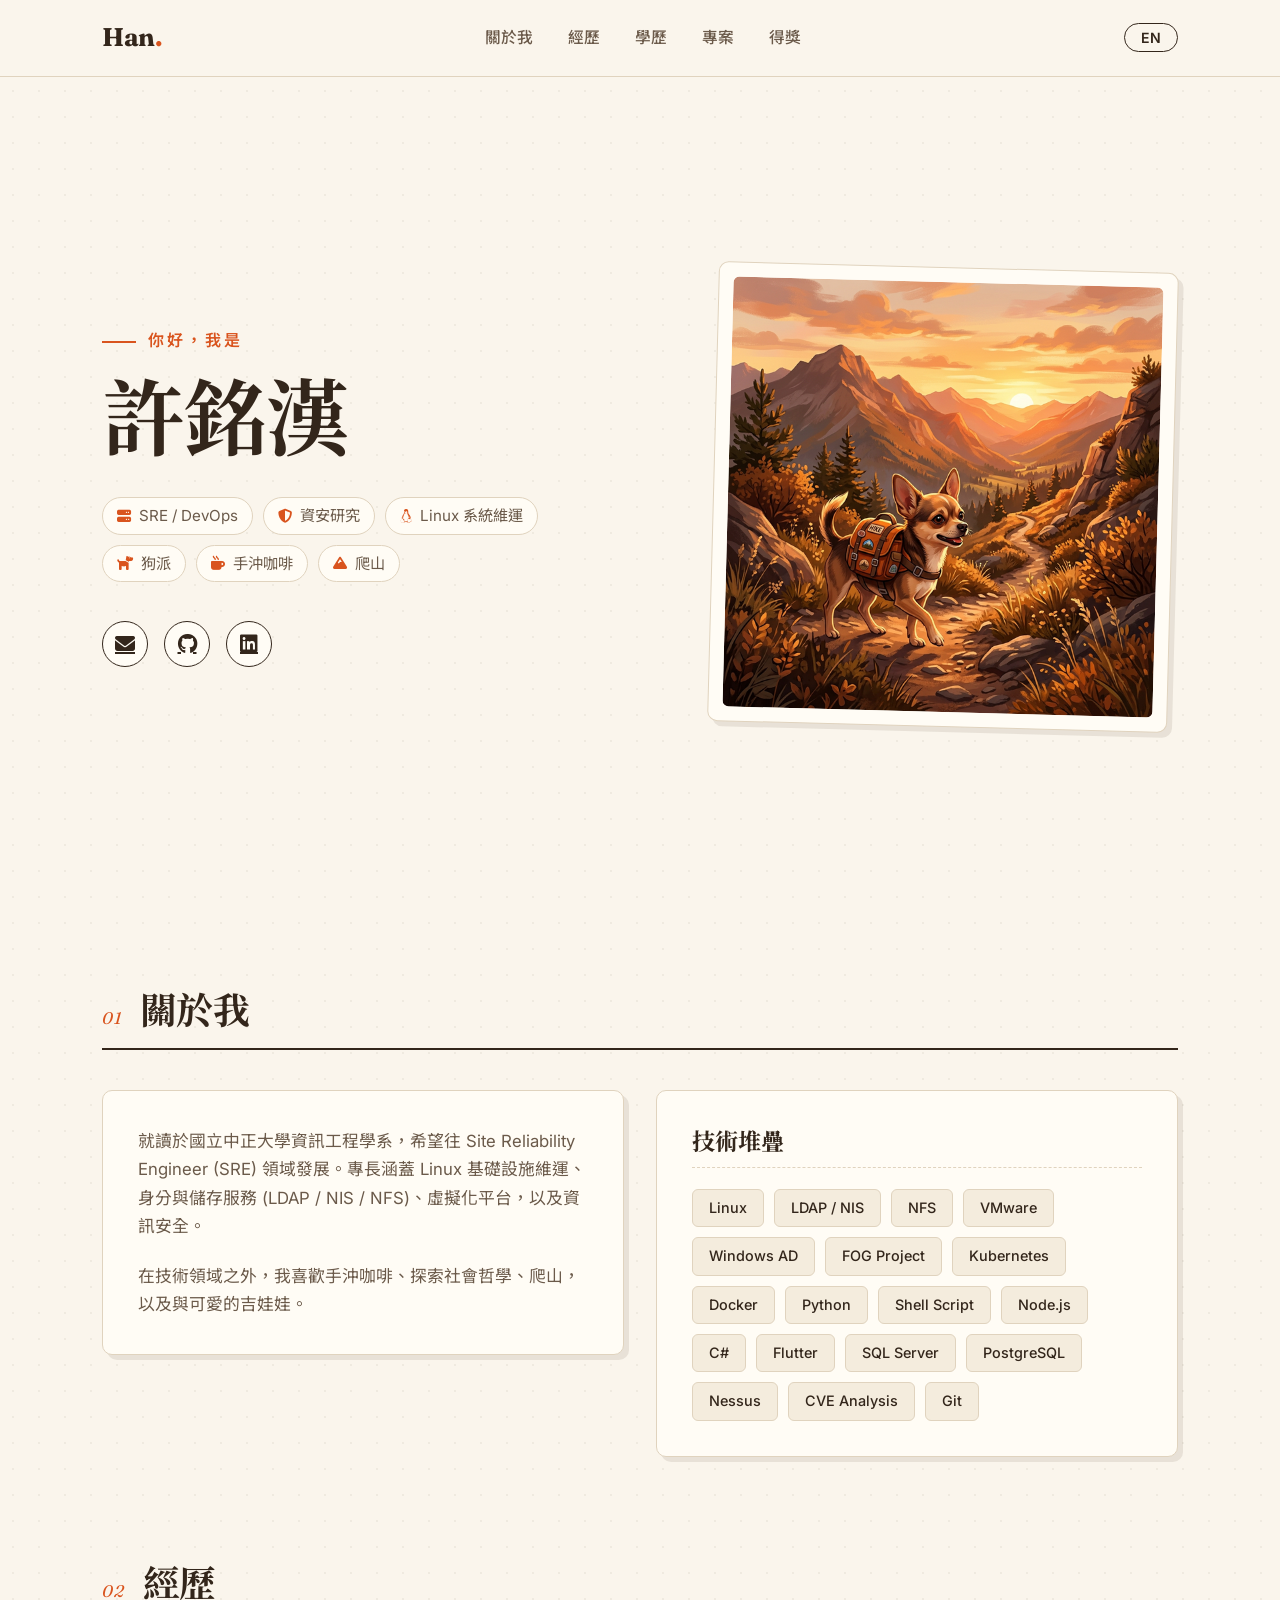
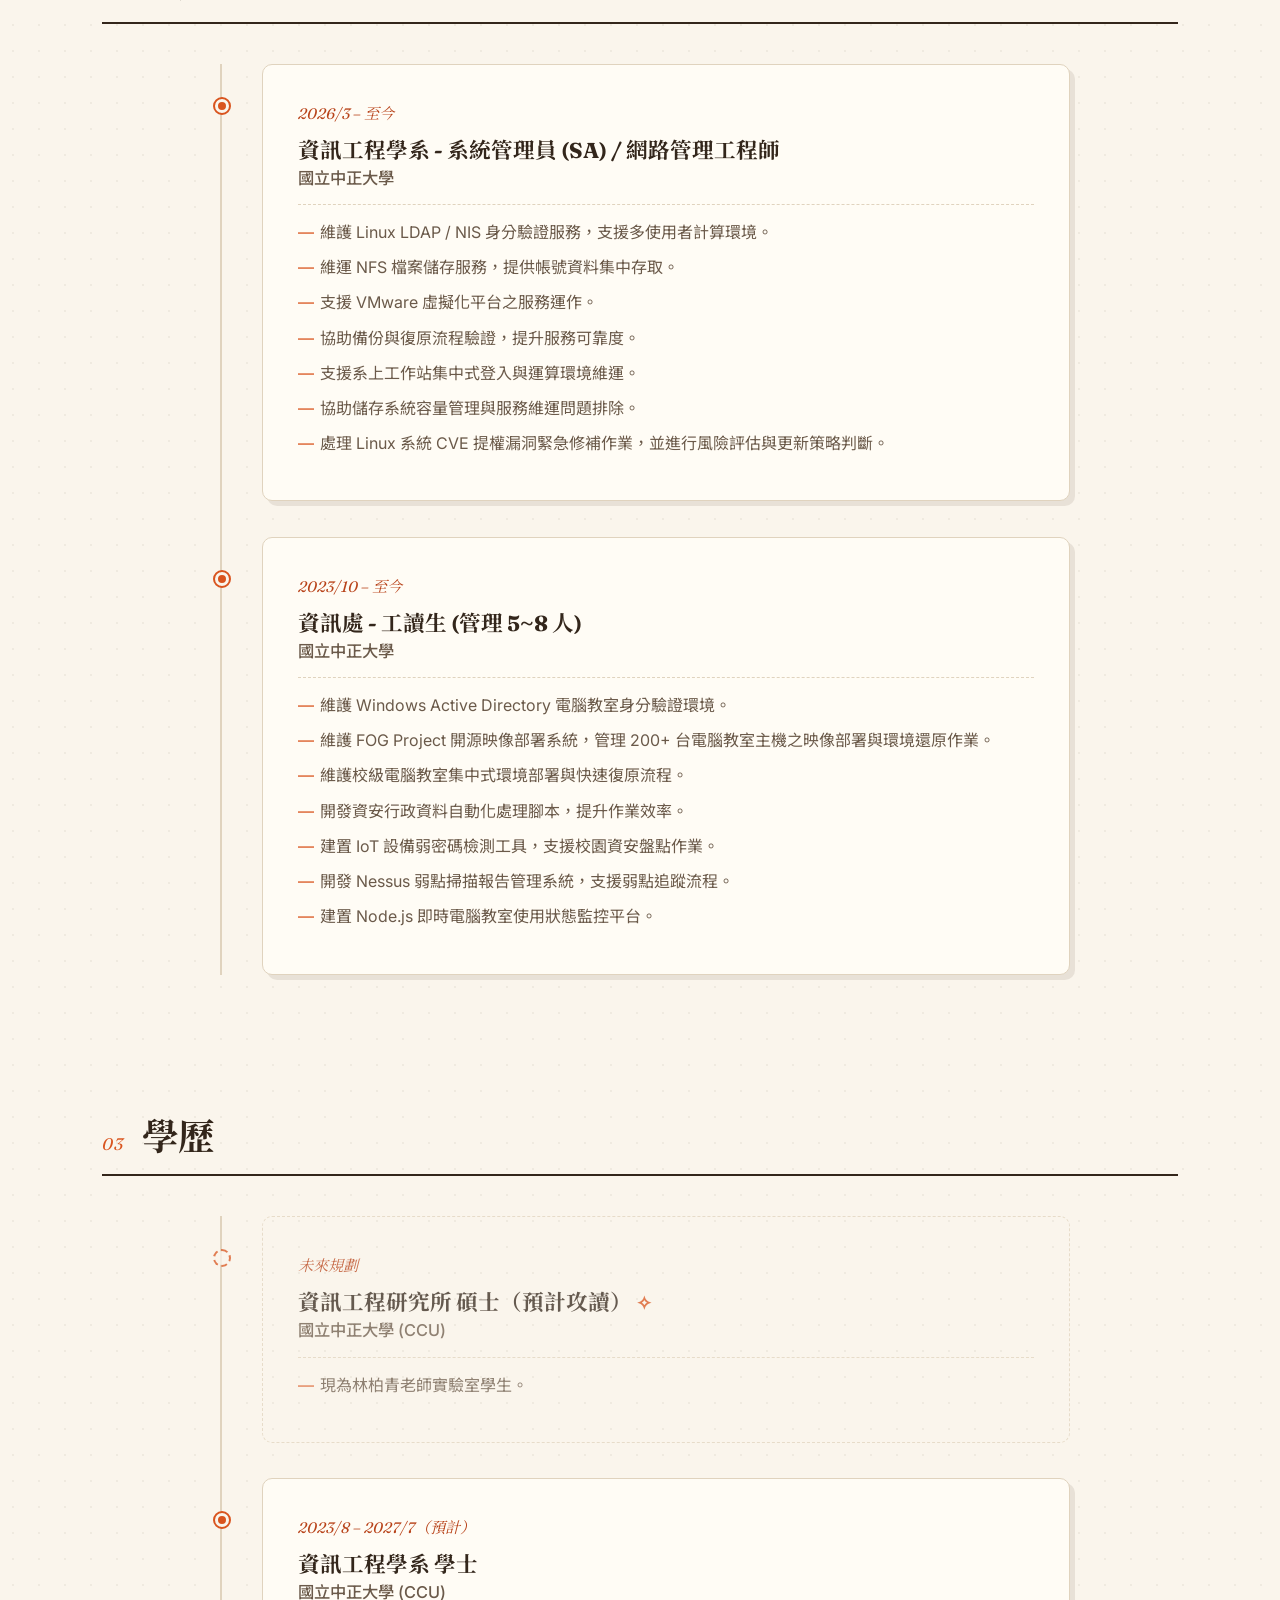
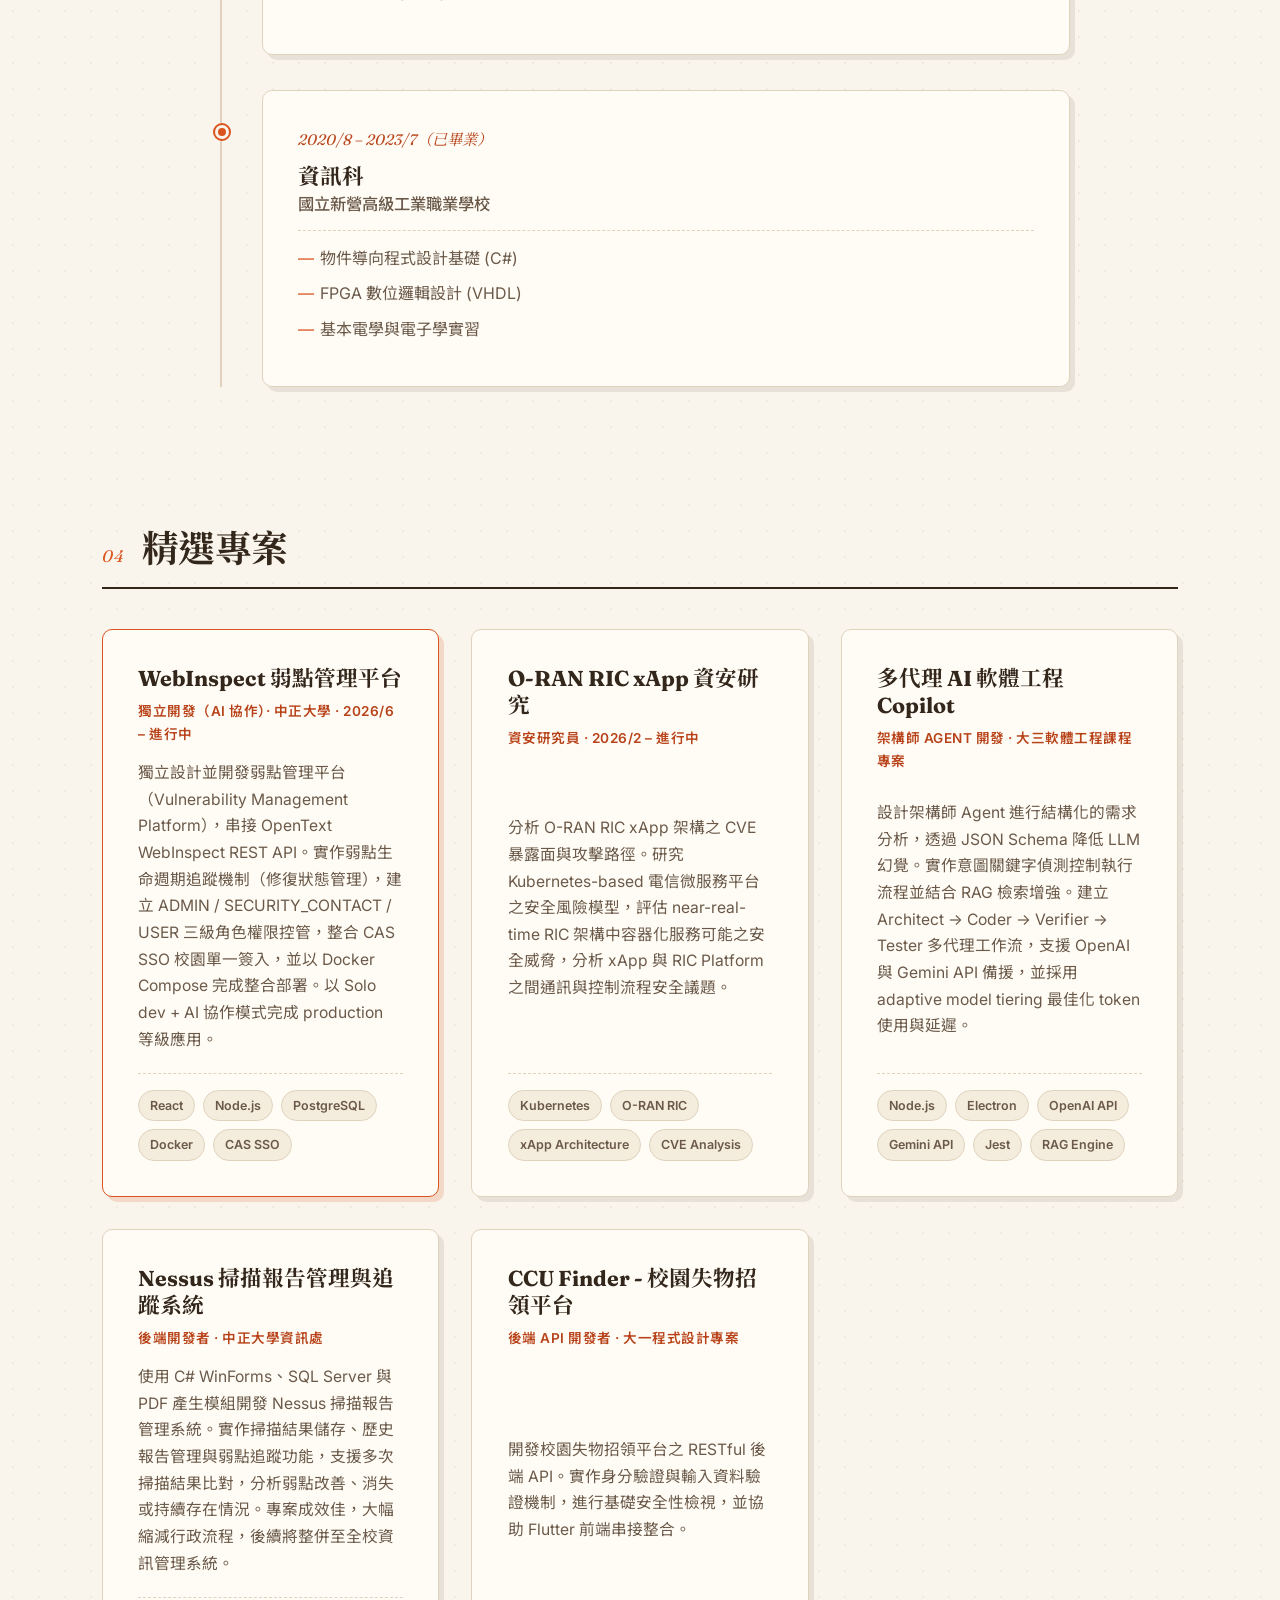
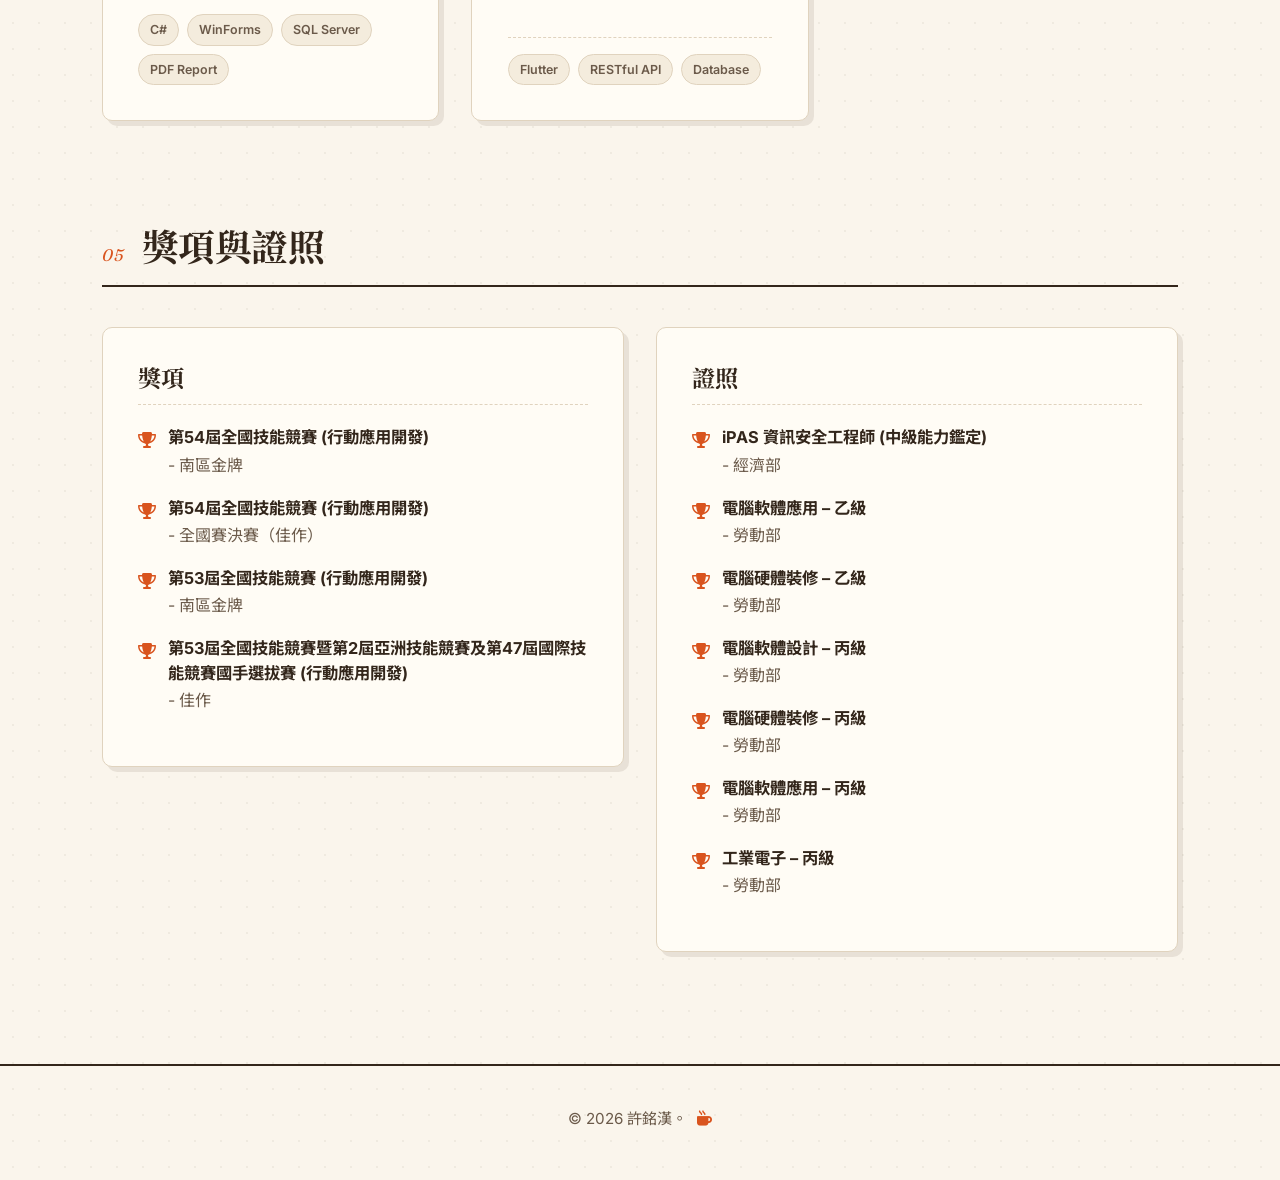
<file: index.html>
<!DOCTYPE html>
<html lang="zh-Hant">

<head>
    <meta charset="UTF-8">
    <meta name="viewport" content="width=device-width, initial-scale=1.0">
    <title>Han — 許銘漢</title>
    <meta name="description" content="Personal portfolio of Xu Minghan (Han) - Software Engineer & Security Researcher">
    <link rel="preconnect" href="https://fonts.googleapis.com">
    <link rel="preconnect" href="https://fonts.gstatic.com" crossorigin>
    <link
        href="https://fonts.googleapis.com/css2?family=Fraunces:ital,opsz,wght@0,9..144,400;0,9..144,600;0,9..144,700;1,9..144,400&family=Inter:wght@400;500;600&family=Noto+Sans+TC:wght@400;500;700&family=Noto+Serif+TC:wght@500;700&display=swap"
        rel="stylesheet">
    <link rel="stylesheet" href="css/style.css">
    <link rel="stylesheet" href="https://cdnjs.cloudflare.com/ajax/libs/font-awesome/6.4.0/css/all.min.css">
</head>

<body>
    <nav class="site-nav">
        <div class="nav-content">
            <a href="#" class="logo">Han<span class="logo-dot">.</span></a>
            <ul class="nav-links">
                <li><a href="#about" data-i18n="nav_about">關於我</a></li>
                <li><a href="#experience" data-i18n="nav_experience">經歷</a></li>
                <li><a href="#education" data-i18n="nav_education">學歷</a></li>
                <li><a href="#projects" data-i18n="nav_projects">專案</a></li>
                <li><a href="#awards" data-i18n="nav_awards">得獎</a></li>
            </ul>
            <div class="nav-actions">
                <button id="lang-toggle" class="lang-btn">
                    <span id="lang-label">EN</span>
                </button>
            </div>
        </div>
    </nav>

    <main>
        <section id="hero" class="hero-section">
            <div class="hero-content">
                <p class="hero-eyebrow" data-i18n="hero_hello">你好，我是</p>
                <h1 class="hero-name" data-i18n="hero_name">許銘漢</h1>
                <div class="subtitle">
                    <span class="subtitle-item"><i class="fas fa-server"></i> <span
                            data-i18n="hero_sub_1">SRE / DevOps</span></span>
                    <span class="subtitle-item"><i class="fas fa-shield-alt"></i> <span
                            data-i18n="hero_sub_2">資安研究</span></span>
                    <span class="subtitle-item"><i class="fab fa-linux"></i> <span
                            data-i18n="hero_sub_3">Linux 系統維運</span></span>
                    <span class="subtitle-item"><i class="fas fa-dog"></i> <span data-i18n="hero_sub_4">狗派</span></span>
                    <span class="subtitle-item"><i class="fas fa-mug-hot"></i> <span
                            data-i18n="hero_sub_5">手沖咖啡</span></span>
                    <span class="subtitle-item"><i class="fas fa-mountain"></i> <span
                            data-i18n="hero_sub_6">爬山</span></span>
                </div>
                <div class="social-links">
                    <a href="mailto:xuhan0325@gmail.com" title="Email"><i class="fas fa-envelope"></i></a>
                    <a href="https://github.com/RHan94" target="_blank" title="GitHub"><i class="fab fa-github"></i></a>
                    <a href="https://www.linkedin.com/in/xmh2005/" target="_blank" title="LinkedIn"><i
                            class="fab fa-linkedin"></i></a>
                </div>
            </div>
            <div class="hero-image-container">
                <figure class="hero-figure">
                    <img src="assets/img/hero.png" alt="Chihuahua hiking illustration" class="hero-image">
                </figure>
            </div>
        </section>

        <section id="about" class="section reveal">
            <div class="section-head">
                <span class="section-num">01</span>
                <h2 class="section-title" data-i18n="about_title">關於我</h2>
            </div>
            <div class="content-grid">
                <div class="about-text card">
                    <p data-i18n="about_p1"></p>
                    <p data-i18n="about_p2"></p>
                </div>
                <div class="skills-container card">
                    <h3 data-i18n="about_skills">技術堆疊</h3>
                    <div class="skill-tags">
                        <span class="tag">Linux</span>
                        <span class="tag">LDAP / NIS</span>
                        <span class="tag">NFS</span>
                        <span class="tag">VMware</span>
                        <span class="tag">Windows AD</span>
                        <span class="tag">FOG Project</span>
                        <span class="tag">Kubernetes</span>
                        <span class="tag">Docker</span>
                        <span class="tag">Python</span>
                        <span class="tag">Shell Script</span>
                        <span class="tag">Node.js</span>
                        <span class="tag">C#</span>
                        <span class="tag">Flutter</span>
                        <span class="tag">SQL Server</span>
                        <span class="tag">PostgreSQL</span>
                        <span class="tag">Nessus</span>
                        <span class="tag">CVE Analysis</span>
                        <span class="tag">Git</span>
                    </div>
                </div>
            </div>
        </section>

        <section id="experience" class="section reveal">
            <div class="section-head">
                <span class="section-num">02</span>
                <h2 class="section-title" data-i18n="exp_title">經歷</h2>
            </div>
            <div class="timeline">
                <div class="timeline-item card">
                    <div class="timeline-dot"></div>
                    <span class="date" data-i18n="exp_date1">2026/3 – 至今</span>
                    <h3 data-i18n="exp_role1">資訊工程學系 - 系統管理員 (SA) / 網路管理工程師</h3>
                    <h4 data-i18n="exp_org1">國立中正大學</h4>
                    <ul>
                        <li data-i18n="exp_desc1_1">維護 Linux LDAP / NIS 身分驗證服務，支援多使用者計算環境。</li>
                        <li data-i18n="exp_desc1_2">維運 NFS 檔案儲存服務，提供帳號資料集中存取。</li>
                        <li data-i18n="exp_desc1_3">支援 VMware 虛擬化平台之服務運作。</li>
                        <li data-i18n="exp_desc1_4">協助備份與復原流程驗證，提升服務可靠度。</li>
                        <li data-i18n="exp_desc1_5">支援系上工作站集中式登入與運算環境維運。</li>
                        <li data-i18n="exp_desc1_6">協助儲存系統容量管理與服務維運問題排除。</li>
                        <li data-i18n="exp_desc1_7">處理 Linux 系統 CVE 提權漏洞緊急修補作業，並進行風險評估與更新策略判斷。</li>
                    </ul>
                </div>
                <div class="timeline-item card">
                    <div class="timeline-dot"></div>
                    <span class="date" data-i18n="exp_date2">2023/10 – 至今</span>
                    <h3 data-i18n="exp_role2">資訊處 - 工讀生 (管理 5~8 人)</h3>
                    <h4 data-i18n="exp_org2">國立中正大學</h4>
                    <ul>
                        <li data-i18n="exp_desc2_1">維護 Windows Active Directory 電腦教室身分驗證環境。</li>
                        <li data-i18n="exp_desc2_2">維護 FOG Project 開源映像部署系統，管理 200+ 台電腦教室主機之映像部署與環境還原作業。</li>
                        <li data-i18n="exp_desc2_3">維護校級電腦教室集中式環境部署與快速復原流程。</li>
                        <li data-i18n="exp_desc2_4">開發資安行政資料自動化處理腳本，提升作業效率。</li>
                        <li data-i18n="exp_desc2_5">建置 IoT 設備弱密碼檢測工具，支援校園資安盤點作業。</li>
                        <li data-i18n="exp_desc2_6">開發 Nessus 弱點掃描報告管理系統，支援弱點追蹤流程。</li>
                        <li data-i18n="exp_desc2_7">建置 Node.js 即時電腦教室使用狀態監控平台。</li>
                    </ul>
                </div>
            </div>
        </section>

        <section id="education" class="section reveal">
            <div class="section-head">
                <span class="section-num">03</span>
                <h2 class="section-title" data-i18n="edu_title">學歷</h2>
            </div>
            <div class="timeline">
                <div class="timeline-item card ghost">
                    <div class="timeline-dot"></div>
                    <span class="date" data-i18n="edu_date0">未來規劃</span>
                    <h3 data-i18n="edu_degree0">資訊工程研究所 碩士（預計攻讀）</h3>
                    <h4 data-i18n="edu_org0">國立中正大學 (CCU)</h4>
                    <ul>
                        <li data-i18n="edu_desc0_1">現為林柏青老師實驗室學生。</li>
                    </ul>
                </div>
                <div class="timeline-item card">
                    <div class="timeline-dot"></div>
                    <span class="date" data-i18n="edu_date1">預計 2027 年 7 月</span>
                    <h3 data-i18n="edu_degree1">資訊工程學系 學士</h3>
                    <h4 data-i18n="edu_org1">國立中正大學 (CCU)</h4>
                </div>
                <div class="timeline-item card">
                    <div class="timeline-dot"></div>
                    <span class="date" data-i18n="edu_date2">已畢業</span>
                    <h3 data-i18n="edu_degree2">資訊科</h3>
                    <h4 data-i18n="edu_org2">國立新營高級工業職業學校</h4>
                    <ul>
                        <li data-i18n="edu_desc2_1">物件導向程式設計基礎 (C#)</li>
                        <li data-i18n="edu_desc2_2">FPGA 數位邏輯設計 (VHDL)</li>
                        <li data-i18n="edu_desc2_3">基本電學與電子學實習</li>
                    </ul>
                </div>
            </div>
        </section>

        <section id="projects" class="section reveal">
            <div class="section-head">
                <span class="section-num">04</span>
                <h2 class="section-title" data-i18n="proj_title">精選專案</h2>
            </div>
            <div class="projects-grid">
                <div class="project-card card featured">
                    <h3 data-i18n="proj_name0">WebInspect 弱點管理平台</h3>
                    <p class="role" data-i18n="proj_role0">獨立開發（AI 協作）· 中正大學 · 2026/6 – 進行中</p>
                    <p data-i18n="proj_desc0">獨立設計並開發弱點管理平台（Vulnerability Management Platform），串接 OpenText WebInspect
                        REST API。實作弱點生命週期追蹤機制（修復狀態管理），建立 ADMIN / SECURITY_CONTACT / USER 三級角色權限控管，整合 CAS SSO
                        校園單一簽入，並以 Docker Compose 完成整合部署。以 Solo dev + AI 協作模式完成 production 等級應用。</p>
                    <div class="tech-stack">
                        <span>React</span> <span>Node.js</span> <span>PostgreSQL</span> <span>Docker</span>
                        <span>CAS SSO</span>
                    </div>
                </div>
                <div class="project-card card">
                    <h3 data-i18n="proj_name1">O-RAN RIC xApp 資安研究</h3>
                    <p class="role" data-i18n="proj_role1">資安研究員 · 2026/2 – 進行中</p>
                    <p data-i18n="proj_desc1">分析 O-RAN RIC xApp 架構之 CVE 暴露面與攻擊路徑。研究 Kubernetes-based
                        電信微服務平台之安全風險模型，評估 near-real-time RIC 架構中容器化服務可能之安全威脅，分析 xApp 與 RIC Platform 之間通訊與控制流程安全議題。</p>
                    <div class="tech-stack">
                        <span>Kubernetes</span> <span>O-RAN RIC</span> <span>xApp Architecture</span> <span>CVE
                            Analysis</span>
                    </div>
                </div>
                <div class="project-card card">
                    <h3 data-i18n="proj_name2">多代理 AI 軟體工程 Copilot</h3>
                    <p class="role" data-i18n="proj_role2">架構師 Agent 開發 · 大三軟體工程課程專案</p>
                    <p data-i18n="proj_desc2">設計架構師 Agent 進行結構化的需求分析，透過 JSON Schema 降低 LLM 幻覺。實作意圖關鍵字偵測控制執行流程並結合 RAG
                        檢索增強。建立 Architect → Coder → Verifier → Tester 多代理工作流，支援 OpenAI 與 Gemini API
                        備援，並採用 adaptive model tiering 最佳化 token 使用與延遲。</p>
                    <div class="tech-stack">
                        <span>Node.js</span> <span>Electron</span> <span>OpenAI API</span> <span>Gemini API</span>
                        <span>Jest</span> <span>RAG Engine</span>
                    </div>
                </div>
                <div class="project-card card">
                    <h3 data-i18n="proj_name3">Nessus 掃描報告管理與追蹤系統</h3>
                    <p class="role" data-i18n="proj_role3">後端開發者 · 中正大學資訊處</p>
                    <p data-i18n="proj_desc3">使用 C# WinForms、SQL Server 與 PDF 產生模組開發 Nessus 掃描報告管理系統。實作掃描結果儲存、歷史報告管理與弱點追蹤功能，支援多次掃描結果比對，分析弱點改善、消失或持續存在情況。專案成效佳，大幅縮減行政流程，後續將整併至全校資訊管理系統。</p>
                    <div class="tech-stack">
                        <span>C#</span> <span>WinForms</span> <span>SQL Server</span> <span>PDF Report</span>
                    </div>
                </div>
                <div class="project-card card">
                    <h3 data-i18n="proj_name4">CCU Finder - 校園失物招領平台</h3>
                    <p class="role" data-i18n="proj_role4">後端 API 開發者 · 大一程式設計專案</p>
                    <p data-i18n="proj_desc4">開發校園失物招領平台之 RESTful 後端 API。實作身分驗證與輸入資料驗證機制，進行基礎安全性檢視，並協助 Flutter 前端串接整合。
                    </p>
                    <div class="tech-stack">
                        <span>Flutter</span> <span>RESTful API</span> <span>Database</span>
                    </div>
                </div>
            </div>
        </section>

        <section id="awards" class="section reveal">
            <div class="section-head">
                <span class="section-num">05</span>
                <h2 class="section-title" data-i18n="award_title">獎項與證照</h2>
            </div>
            <div class="content-grid">
                <div class="card">
                    <h3 class="card-heading" data-i18n="award_subtitle1">獎項</h3>
                    <ul class="awards-list">
                        <li data-i18n="award_item1_1"><strong>第54屆全國技能競賽 (行動應用開發)</strong> - 南區金牌</li>
                        <li data-i18n="award_item1_2"><strong>第54屆全國技能競賽 (行動應用開發)</strong> - 全國賽決賽（佳作）</li>
                        <li data-i18n="award_item1_3"><strong>第53屆全國技能競賽 (行動應用開發)</strong> - 南區金牌</li>
                        <li data-i18n="award_item1_4"><strong>第53屆全國技能競賽暨第2屆亞洲技能競賽及第47屆國際技能競賽國手選拔賽 (行動應用開發)</strong> - 佳作</li>
                    </ul>
                </div>
                <div class="card">
                    <h3 class="card-heading" data-i18n="award_subtitle2">證照</h3>
                    <ul class="awards-list">
                        <li data-i18n="award_item2_1"><strong>iPAS 資訊安全工程師 (中級能力鑑定)</strong> - 經濟部</li>
                        <li data-i18n="award_item2_2"><strong>電腦軟體應用 – 乙級</strong> - 勞動部</li>
                        <li data-i18n="award_item2_3"><strong>電腦硬體裝修 – 乙級</strong> - 勞動部</li>
                        <li data-i18n="award_item2_4"><strong>電腦軟體設計 – 丙級</strong> - 勞動部</li>
                        <li data-i18n="award_item2_5"><strong>電腦硬體裝修 – 丙級</strong> - 勞動部</li>
                        <li data-i18n="award_item2_6"><strong>電腦軟體應用 – 丙級</strong> - 勞動部</li>
                        <li data-i18n="award_item2_7"><strong>工業電子 – 丙級</strong> - 勞動部</li>
                    </ul>
                </div>
            </div>
        </section>
    </main>

    <footer class="site-footer">
        <p><span data-i18n="footer_text">&copy; 2026 許銘漢。以熱情與精品咖啡打造</span> <i class="fas fa-mug-hot"></i></p>
    </footer>

    <!-- Running Chihuahua -->
    <div class="chihuahua-runner" aria-hidden="true"></div>

    <script src="js/i18n.js"></script>
    <script src="js/app.js"></script>
</body>

</html>
</file>
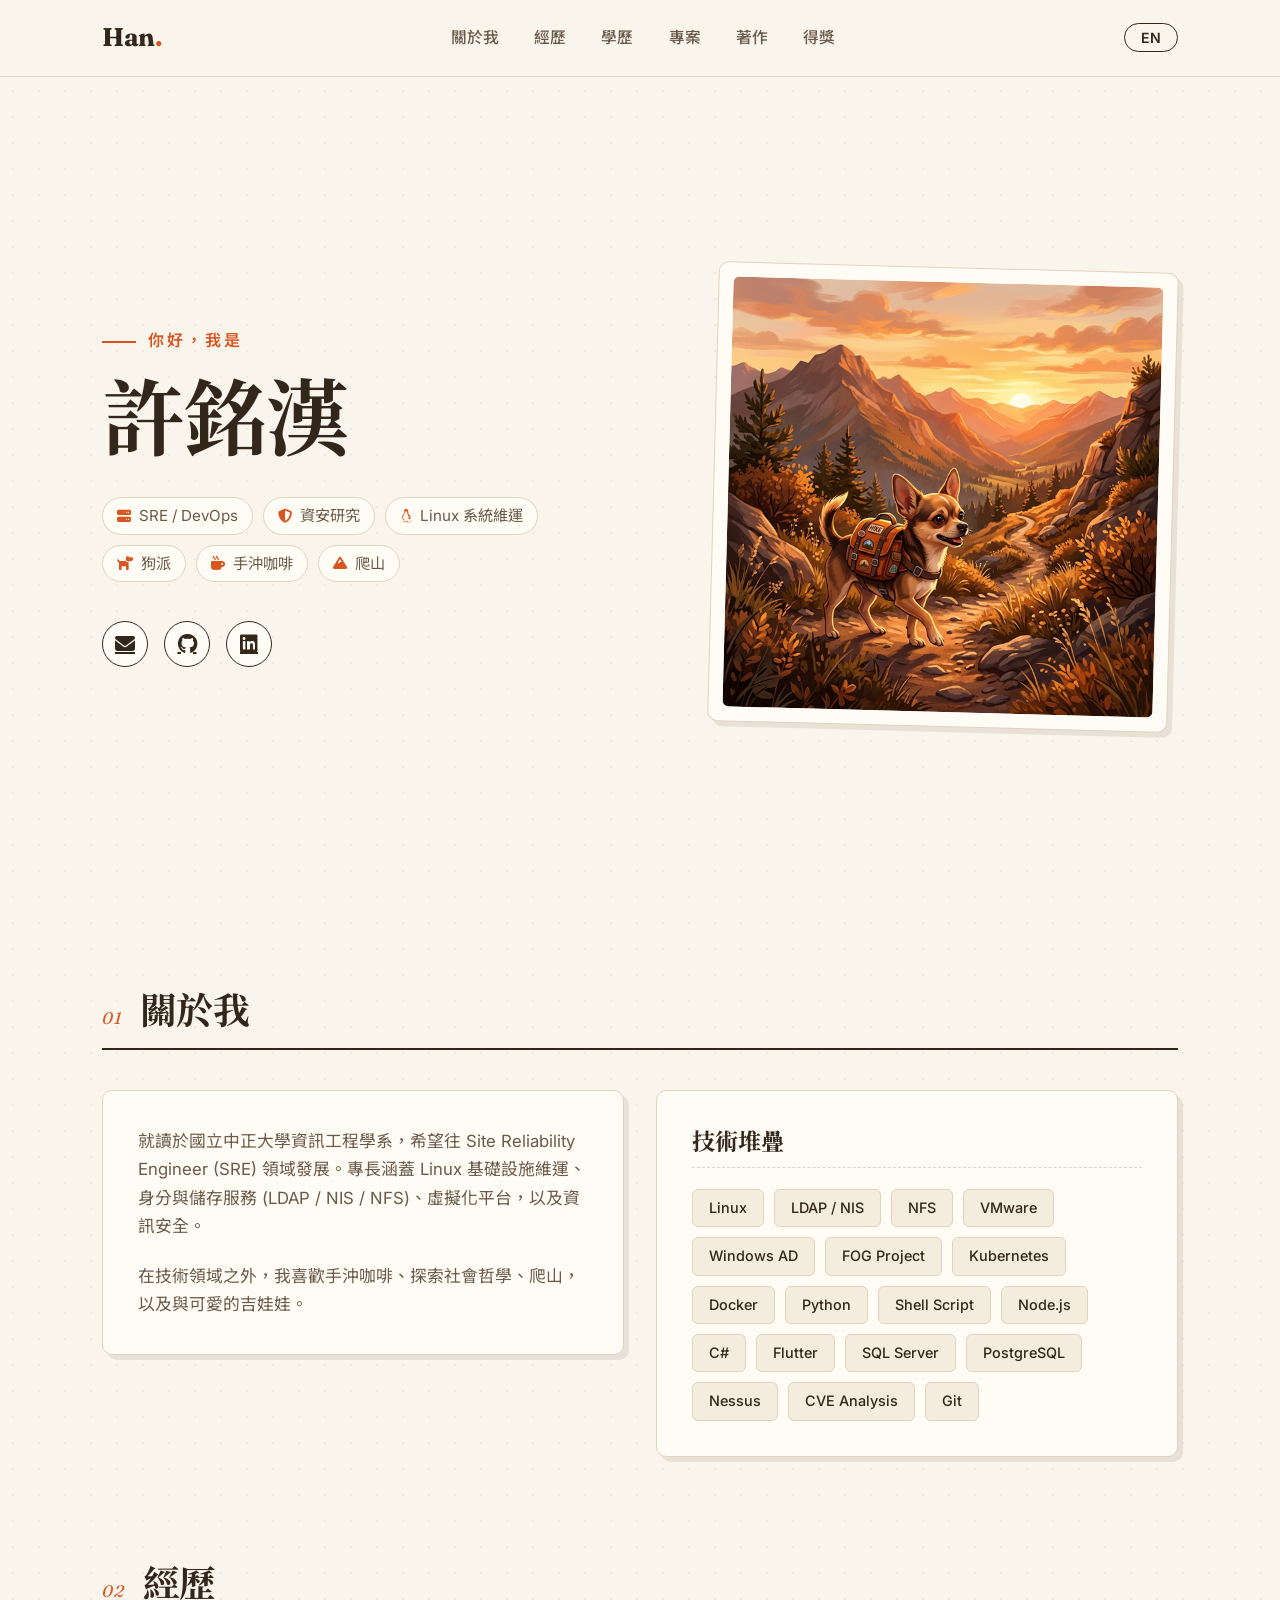
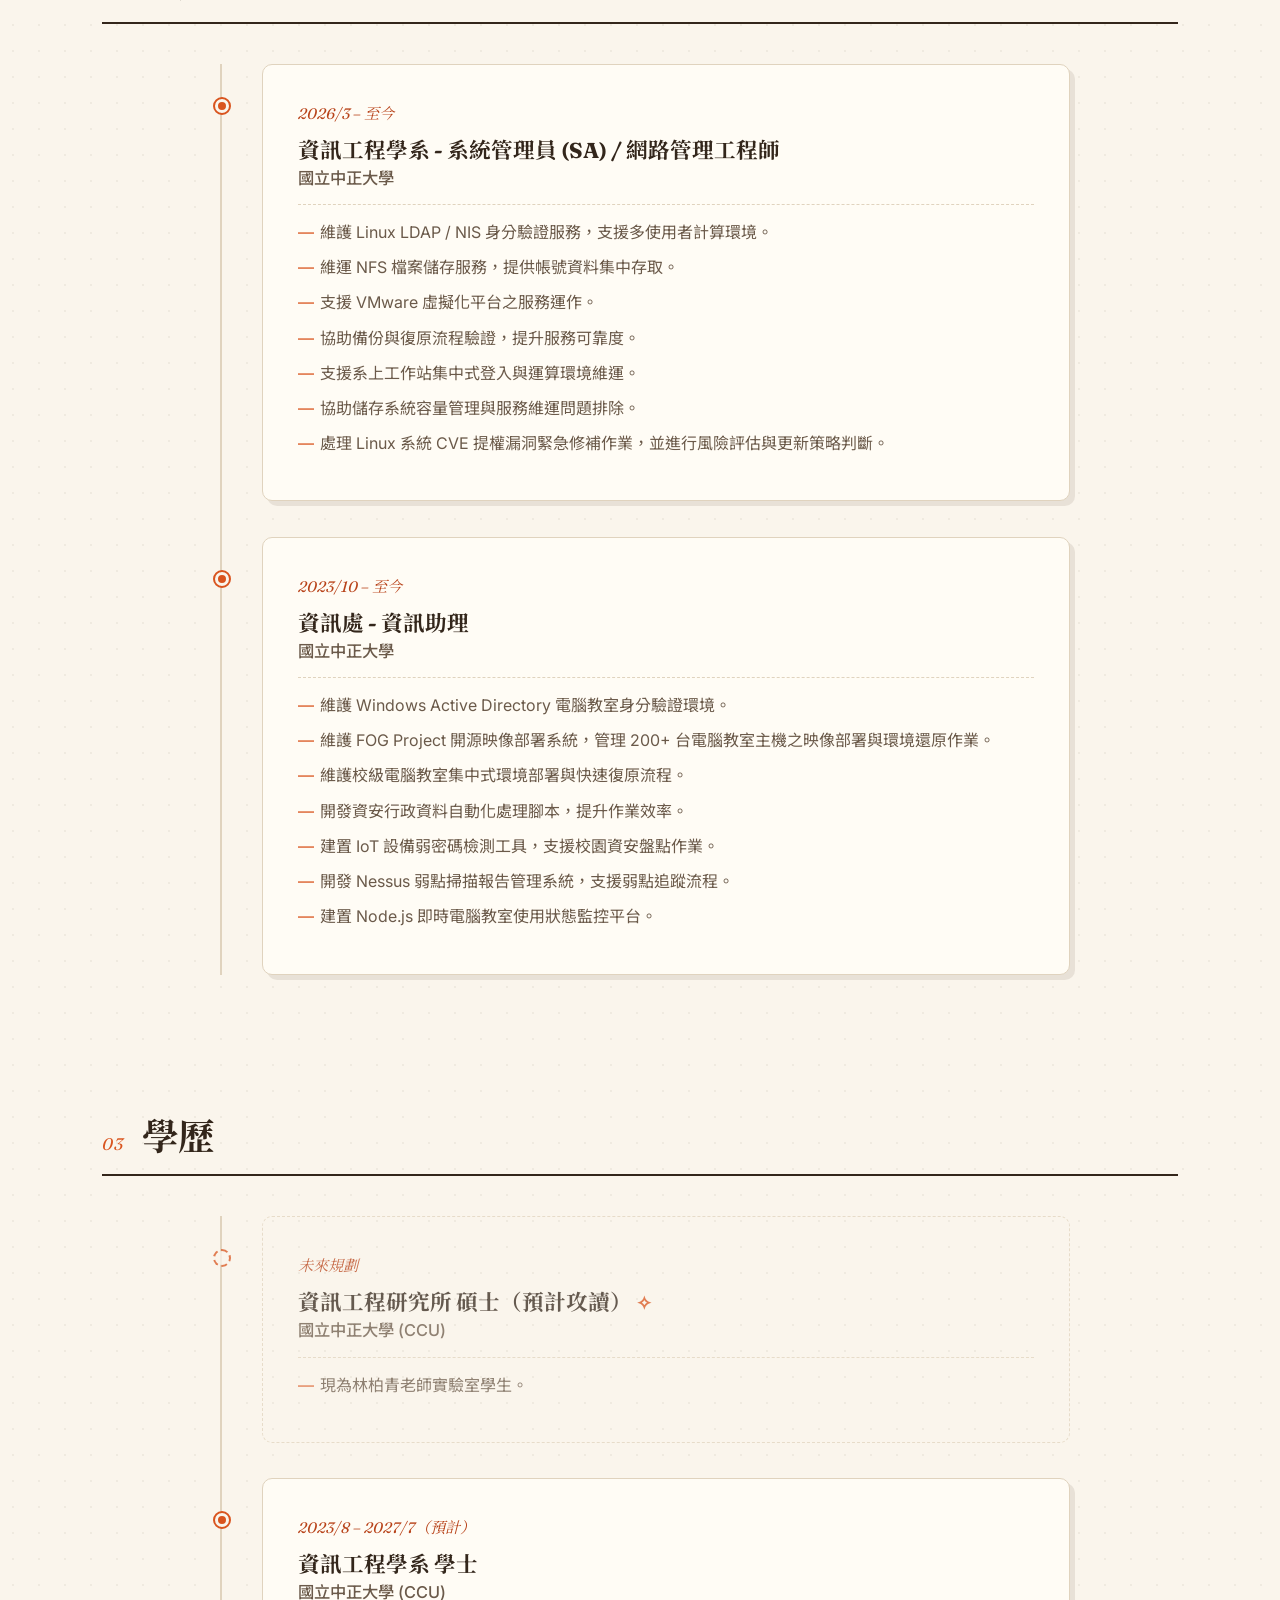
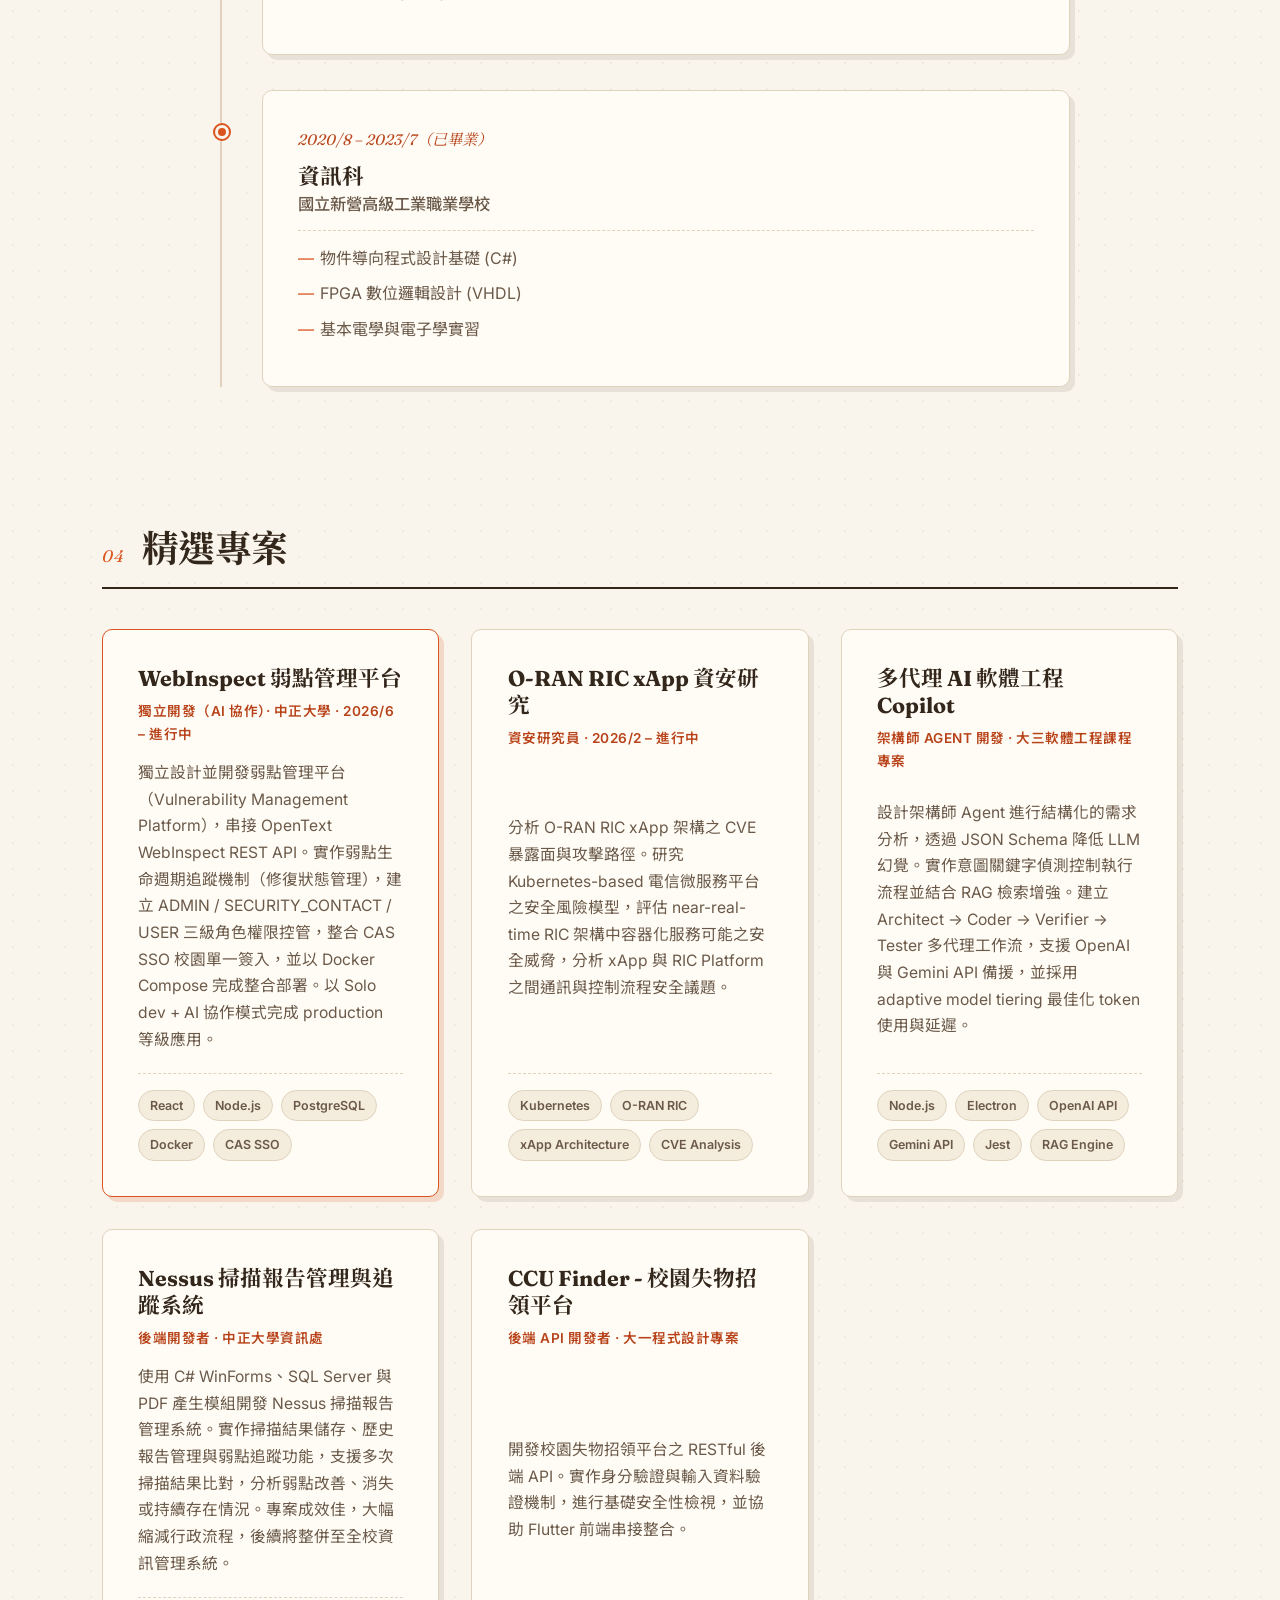
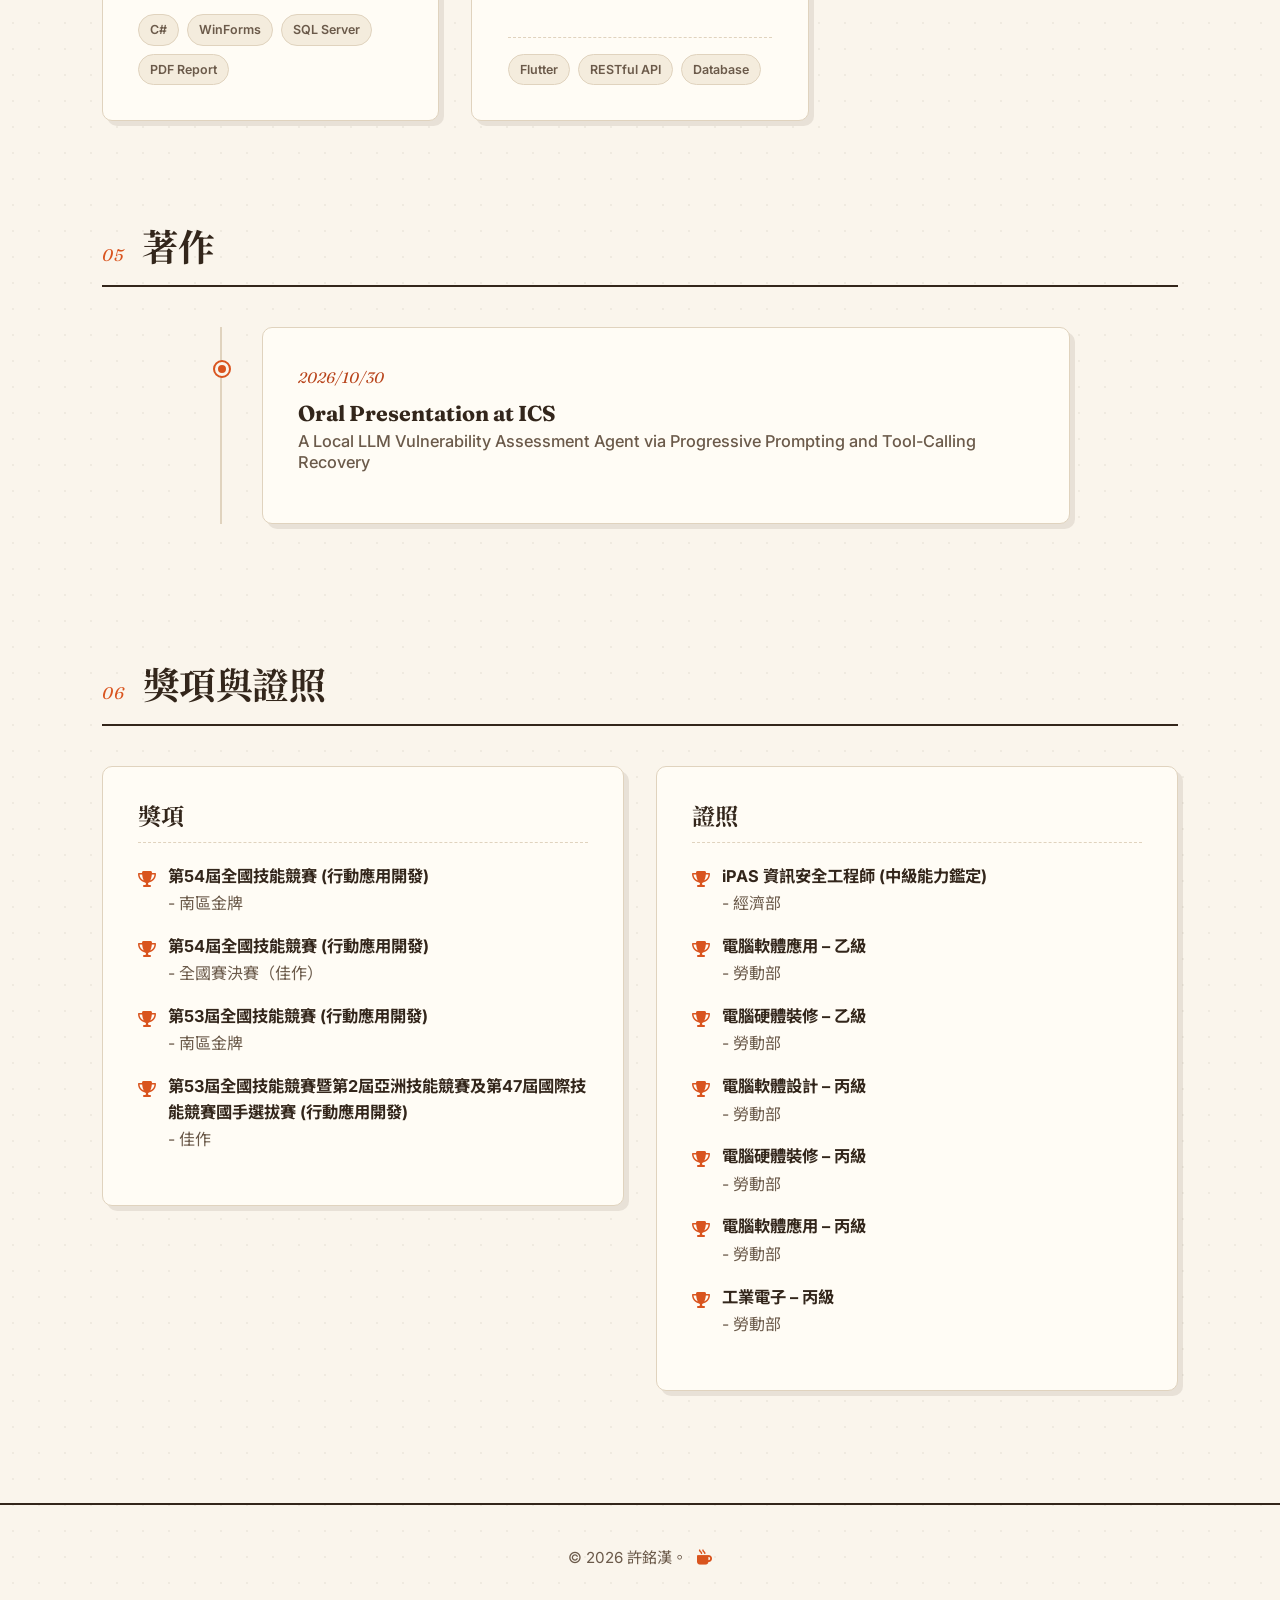
<file: public/index.html>
<!DOCTYPE html>
<html lang="zh-Hant">

<head>
    <meta charset="UTF-8">
    <meta name="viewport" content="width=device-width, initial-scale=1.0">
    <title>Han — 許銘漢</title>
    <meta name="description" content="Personal portfolio of Xu Minghan (Han) - Software Engineer & Security Researcher">
    <link rel="preconnect" href="https://fonts.googleapis.com">
    <link rel="preconnect" href="https://fonts.gstatic.com" crossorigin>
    <link
        href="https://fonts.googleapis.com/css2?family=Fraunces:ital,opsz,wght@0,9..144,400;0,9..144,600;0,9..144,700;1,9..144,400&family=Inter:wght@400;500;600&family=Noto+Sans+TC:wght@400;500;700&family=Noto+Serif+TC:wght@500;700&display=swap"
        rel="stylesheet">
    <link rel="stylesheet" href="css/style.css">
    <link rel="stylesheet" href="https://cdnjs.cloudflare.com/ajax/libs/font-awesome/6.4.0/css/all.min.css">
</head>

<body>
    <nav class="site-nav">
        <div class="nav-content">
            <a href="#" class="logo">Han<span class="logo-dot">.</span></a>
            <ul class="nav-links">
                <li><a href="#about" data-i18n="nav_about">關於我</a></li>
                <li><a href="#experience" data-i18n="nav_experience">經歷</a></li>
                <li><a href="#education" data-i18n="nav_education">學歷</a></li>
                <li><a href="#projects" data-i18n="nav_projects">專案</a></li>
                <li><a href="#publications" data-i18n="nav_publications">著作</a></li>
                <li><a href="#awards" data-i18n="nav_awards">得獎</a></li>
            </ul>
            <div class="nav-actions">
                <button id="lang-toggle" class="lang-btn">
                    <span id="lang-label">EN</span>
                </button>
            </div>
        </div>
    </nav>

    <main>
        <section id="hero" class="hero-section">
            <div class="hero-content">
                <p class="hero-eyebrow" data-i18n="hero_hello">你好，我是</p>
                <h1 class="hero-name" data-i18n="hero_name">許銘漢</h1>
                <div class="subtitle">
                    <span class="subtitle-item"><i class="fas fa-server"></i> <span
                            data-i18n="hero_sub_1">SRE / DevOps</span></span>
                    <span class="subtitle-item"><i class="fas fa-shield-alt"></i> <span
                            data-i18n="hero_sub_2">資安研究</span></span>
                    <span class="subtitle-item"><i class="fab fa-linux"></i> <span
                            data-i18n="hero_sub_3">Linux 系統維運</span></span>
                    <span class="subtitle-item"><i class="fas fa-dog"></i> <span data-i18n="hero_sub_4">狗派</span></span>
                    <span class="subtitle-item"><i class="fas fa-mug-hot"></i> <span
                            data-i18n="hero_sub_5">手沖咖啡</span></span>
                    <span class="subtitle-item"><i class="fas fa-mountain"></i> <span
                            data-i18n="hero_sub_6">爬山</span></span>
                </div>
                <div class="social-links">
                    <a href="mailto:xuhan0325@gmail.com" title="Email"><i class="fas fa-envelope"></i></a>
                    <a href="https://github.com/RHan94" target="_blank" title="GitHub"><i class="fab fa-github"></i></a>
                    <a href="https://www.linkedin.com/in/xmh2005/" target="_blank" title="LinkedIn"><i
                            class="fab fa-linkedin"></i></a>
                </div>
            </div>
            <div class="hero-image-container">
                <figure class="hero-figure">
                    <img src="assets/img/hero.png" alt="Chihuahua hiking illustration" class="hero-image">
                </figure>
            </div>
        </section>

        <section id="about" class="section reveal">
            <div class="section-head">
                <span class="section-num">01</span>
                <h2 class="section-title" data-i18n="about_title">關於我</h2>
            </div>
            <div class="content-grid">
                <div class="about-text card">
                    <p data-i18n="about_p1"></p>
                    <p data-i18n="about_p2"></p>
                </div>
                <div class="skills-container card">
                    <h3 data-i18n="about_skills">技術堆疊</h3>
                    <div class="skill-tags">
                        <span class="tag">Linux</span>
                        <span class="tag">LDAP / NIS</span>
                        <span class="tag">NFS</span>
                        <span class="tag">VMware</span>
                        <span class="tag">Windows AD</span>
                        <span class="tag">FOG Project</span>
                        <span class="tag">Kubernetes</span>
                        <span class="tag">Docker</span>
                        <span class="tag">Python</span>
                        <span class="tag">Shell Script</span>
                        <span class="tag">Node.js</span>
                        <span class="tag">C#</span>
                        <span class="tag">Flutter</span>
                        <span class="tag">SQL Server</span>
                        <span class="tag">PostgreSQL</span>
                        <span class="tag">Nessus</span>
                        <span class="tag">CVE Analysis</span>
                        <span class="tag">Git</span>
                    </div>
                </div>
            </div>
        </section>

        <section id="experience" class="section reveal">
            <div class="section-head">
                <span class="section-num">02</span>
                <h2 class="section-title" data-i18n="exp_title">經歷</h2>
            </div>
            <div class="timeline">
                <div class="timeline-item card">
                    <div class="timeline-dot"></div>
                    <span class="date" data-i18n="exp_date1">2026/3 – 至今</span>
                    <h3 data-i18n="exp_role1">資訊工程學系 - 系統管理員 (SA) / 網路管理工程師</h3>
                    <h4 data-i18n="exp_org1">國立中正大學</h4>
                    <ul>
                        <li data-i18n="exp_desc1_1">維護 Linux LDAP / NIS 身分驗證服務，支援多使用者計算環境。</li>
                        <li data-i18n="exp_desc1_2">維運 NFS 檔案儲存服務，提供帳號資料集中存取。</li>
                        <li data-i18n="exp_desc1_3">支援 VMware 虛擬化平台之服務運作。</li>
                        <li data-i18n="exp_desc1_4">協助備份與復原流程驗證，提升服務可靠度。</li>
                        <li data-i18n="exp_desc1_5">支援系上工作站集中式登入與運算環境維運。</li>
                        <li data-i18n="exp_desc1_6">協助儲存系統容量管理與服務維運問題排除。</li>
                        <li data-i18n="exp_desc1_7">處理 Linux 系統 CVE 提權漏洞緊急修補作業，並進行風險評估與更新策略判斷。</li>
                    </ul>
                </div>
                <div class="timeline-item card">
                    <div class="timeline-dot"></div>
                    <span class="date" data-i18n="exp_date2">2023/10 – 至今</span>
                    <h3 data-i18n="exp_role2">資訊處 - 資訊助理</h3>
                    <h4 data-i18n="exp_org2">國立中正大學</h4>
                    <ul>
                        <li data-i18n="exp_desc2_1">維護 Windows Active Directory 電腦教室身分驗證環境。</li>
                        <li data-i18n="exp_desc2_2">維護 FOG Project 開源映像部署系統，管理 200+ 台電腦教室主機之映像部署與環境還原作業。</li>
                        <li data-i18n="exp_desc2_3">維護校級電腦教室集中式環境部署與快速復原流程。</li>
                        <li data-i18n="exp_desc2_4">開發資安行政資料自動化處理腳本，提升作業效率。</li>
                        <li data-i18n="exp_desc2_5">建置 IoT 設備弱密碼檢測工具，支援校園資安盤點作業。</li>
                        <li data-i18n="exp_desc2_6">開發 Nessus 弱點掃描報告管理系統，支援弱點追蹤流程。</li>
                        <li data-i18n="exp_desc2_7">建置 Node.js 即時電腦教室使用狀態監控平台。</li>
                    </ul>
                </div>
            </div>
        </section>

        <section id="education" class="section reveal">
            <div class="section-head">
                <span class="section-num">03</span>
                <h2 class="section-title" data-i18n="edu_title">學歷</h2>
            </div>
            <div class="timeline">
                <div class="timeline-item card ghost">
                    <div class="timeline-dot"></div>
                    <span class="date" data-i18n="edu_date0">未來規劃</span>
                    <h3 data-i18n="edu_degree0">資訊工程研究所 碩士（預計攻讀）</h3>
                    <h4 data-i18n="edu_org0">國立中正大學 (CCU)</h4>
                    <ul>
                        <li data-i18n="edu_desc0_1">現為林柏青老師實驗室學生。</li>
                    </ul>
                </div>
                <div class="timeline-item card">
                    <div class="timeline-dot"></div>
                    <span class="date" data-i18n="edu_date1">預計 2027 年 7 月</span>
                    <h3 data-i18n="edu_degree1">資訊工程學系 學士</h3>
                    <h4 data-i18n="edu_org1">國立中正大學 (CCU)</h4>
                </div>
                <div class="timeline-item card">
                    <div class="timeline-dot"></div>
                    <span class="date" data-i18n="edu_date2">已畢業</span>
                    <h3 data-i18n="edu_degree2">資訊科</h3>
                    <h4 data-i18n="edu_org2">國立新營高級工業職業學校</h4>
                    <ul>
                        <li data-i18n="edu_desc2_1">物件導向程式設計基礎 (C#)</li>
                        <li data-i18n="edu_desc2_2">FPGA 數位邏輯設計 (VHDL)</li>
                        <li data-i18n="edu_desc2_3">基本電學與電子學實習</li>
                    </ul>
                </div>
            </div>
        </section>

        <section id="projects" class="section reveal">
            <div class="section-head">
                <span class="section-num">04</span>
                <h2 class="section-title" data-i18n="proj_title">精選專案</h2>
            </div>
            <div class="projects-grid">
                <div class="project-card card featured">
                    <h3 data-i18n="proj_name0">WebInspect 弱點管理平台</h3>
                    <p class="role" data-i18n="proj_role0">獨立開發（AI 協作）· 中正大學 · 2026/6 – 進行中</p>
                    <p data-i18n="proj_desc0">獨立設計並開發弱點管理平台（Vulnerability Management Platform），串接 OpenText WebInspect
                        REST API。實作弱點生命週期追蹤機制（修復狀態管理），建立 ADMIN / SECURITY_CONTACT / USER 三級角色權限控管，整合 CAS SSO
                        校園單一簽入，並以 Docker Compose 完成整合部署。以 Solo dev + AI 協作模式完成 production 等級應用。</p>
                    <div class="tech-stack">
                        <span>React</span> <span>Node.js</span> <span>PostgreSQL</span> <span>Docker</span>
                        <span>CAS SSO</span>
                    </div>
                </div>
                <div class="project-card card">
                    <h3 data-i18n="proj_name1">O-RAN RIC xApp 資安研究</h3>
                    <p class="role" data-i18n="proj_role1">資安研究員 · 2026/2 – 進行中</p>
                    <p data-i18n="proj_desc1">分析 O-RAN RIC xApp 架構之 CVE 暴露面與攻擊路徑。研究 Kubernetes-based
                        電信微服務平台之安全風險模型，評估 near-real-time RIC 架構中容器化服務可能之安全威脅，分析 xApp 與 RIC Platform 之間通訊與控制流程安全議題。</p>
                    <div class="tech-stack">
                        <span>Kubernetes</span> <span>O-RAN RIC</span> <span>xApp Architecture</span> <span>CVE
                            Analysis</span>
                    </div>
                </div>
                <div class="project-card card">
                    <h3 data-i18n="proj_name2">多代理 AI 軟體工程 Copilot</h3>
                    <p class="role" data-i18n="proj_role2">架構師 Agent 開發 · 大三軟體工程課程專案</p>
                    <p data-i18n="proj_desc2">設計架構師 Agent 進行結構化的需求分析，透過 JSON Schema 降低 LLM 幻覺。實作意圖關鍵字偵測控制執行流程並結合 RAG
                        檢索增強。建立 Architect → Coder → Verifier → Tester 多代理工作流，支援 OpenAI 與 Gemini API
                        備援，並採用 adaptive model tiering 最佳化 token 使用與延遲。</p>
                    <div class="tech-stack">
                        <span>Node.js</span> <span>Electron</span> <span>OpenAI API</span> <span>Gemini API</span>
                        <span>Jest</span> <span>RAG Engine</span>
                    </div>
                </div>
                <div class="project-card card">
                    <h3 data-i18n="proj_name3">Nessus 掃描報告管理與追蹤系統</h3>
                    <p class="role" data-i18n="proj_role3">後端開發者 · 中正大學資訊處</p>
                    <p data-i18n="proj_desc3">使用 C# WinForms、SQL Server 與 PDF 產生模組開發 Nessus 掃描報告管理系統。實作掃描結果儲存、歷史報告管理與弱點追蹤功能，支援多次掃描結果比對，分析弱點改善、消失或持續存在情況。專案成效佳，大幅縮減行政流程，後續將整併至全校資訊管理系統。</p>
                    <div class="tech-stack">
                        <span>C#</span> <span>WinForms</span> <span>SQL Server</span> <span>PDF Report</span>
                    </div>
                </div>
                <div class="project-card card">
                    <h3 data-i18n="proj_name4">CCU Finder - 校園失物招領平台</h3>
                    <p class="role" data-i18n="proj_role4">後端 API 開發者 · 大一程式設計專案</p>
                    <p data-i18n="proj_desc4">開發校園失物招領平台之 RESTful 後端 API。實作身分驗證與輸入資料驗證機制，進行基礎安全性檢視，並協助 Flutter 前端串接整合。
                    </p>
                    <div class="tech-stack">
                        <span>Flutter</span> <span>RESTful API</span> <span>Database</span>
                    </div>
                </div>
            </div>
        </section>

        <section id="publications" class="section reveal">
            <div class="section-head">
                <span class="section-num">05</span>
                <h2 class="section-title" data-i18n="pub_title">著作</h2>
            </div>
            <div class="timeline">
                <div class="timeline-item card">
                    <div class="timeline-dot"></div>
                    <span class="date" data-i18n="pub_date0">2026/10/30</span>
                    <h3 data-i18n="pub_role0">Oral Presentation at ICS</h3>
                    <h4 data-i18n="pub_title0">A Local LLM Vulnerability Assessment Agent via Progressive Prompting and Tool-Calling Recovery</h4>
                </div>
            </div>
        </section>

        <section id="awards" class="section reveal">
            <div class="section-head">
                <span class="section-num">06</span>
                <h2 class="section-title" data-i18n="award_title">獎項與證照</h2>
            </div>
            <div class="content-grid">
                <div class="card">
                    <h3 class="card-heading" data-i18n="award_subtitle1">獎項</h3>
                    <ul class="awards-list">
                        <li data-i18n="award_item1_1"><strong>第54屆全國技能競賽 (行動應用開發)</strong> - 南區金牌</li>
                        <li data-i18n="award_item1_2"><strong>第54屆全國技能競賽 (行動應用開發)</strong> - 全國賽決賽（佳作）</li>
                        <li data-i18n="award_item1_3"><strong>第53屆全國技能競賽 (行動應用開發)</strong> - 南區金牌</li>
                        <li data-i18n="award_item1_4"><strong>第53屆全國技能競賽暨第2屆亞洲技能競賽及第47屆國際技能競賽國手選拔賽 (行動應用開發)</strong> - 佳作</li>
                    </ul>
                </div>
                <div class="card">
                    <h3 class="card-heading" data-i18n="award_subtitle2">證照</h3>
                    <ul class="awards-list">
                        <li data-i18n="award_item2_1"><strong>iPAS 資訊安全工程師 (中級能力鑑定)</strong> - 經濟部</li>
                        <li data-i18n="award_item2_2"><strong>電腦軟體應用 – 乙級</strong> - 勞動部</li>
                        <li data-i18n="award_item2_3"><strong>電腦硬體裝修 – 乙級</strong> - 勞動部</li>
                        <li data-i18n="award_item2_4"><strong>電腦軟體設計 – 丙級</strong> - 勞動部</li>
                        <li data-i18n="award_item2_5"><strong>電腦硬體裝修 – 丙級</strong> - 勞動部</li>
                        <li data-i18n="award_item2_6"><strong>電腦軟體應用 – 丙級</strong> - 勞動部</li>
                        <li data-i18n="award_item2_7"><strong>工業電子 – 丙級</strong> - 勞動部</li>
                    </ul>
                </div>
            </div>
        </section>
    </main>

    <footer class="site-footer">
        <p><span data-i18n="footer_text">&copy; 2026 許銘漢。以熱情與精品咖啡打造</span> <i class="fas fa-mug-hot"></i></p>
    </footer>

    <!-- Running Chihuahua -->
    <div class="chihuahua-runner" aria-hidden="true"></div>

    <script src="js/i18n.js"></script>
    <script src="js/app.js"></script>
</body>

</html>
</file>
<file: css/style.css>
/* ==========================================================
   Han — personal site
   Warm paper / coffee-house editorial style
   ========================================================== */

:root {
    /* palette: paper, coffee, burnt orange */
    --paper: #FAF5EC;
    --paper-warm: #F4ECDD;
    --card: #FFFCF5;
    --ink: #33261B;
    --ink-soft: #6B5A4A;
    --line: #E0D3BE;
    --orange: #D9541E;
    --orange-deep: #B8431A;
    --orange-soft: #F6E3D3;
    --coffee: #4B3621;

    --font-display: 'Fraunces', 'Noto Serif TC', serif;
    --font-body: 'Inter', 'Noto Sans TC', sans-serif;

    --radius: 10px;
    --shadow-print: 5px 5px 0 rgba(75, 54, 33, 0.10);
}

* {
    margin: 0;
    padding: 0;
    box-sizing: border-box;
}

html {
    scroll-behavior: smooth;
}

::selection {
    background: var(--orange);
    color: var(--paper);
}

::-webkit-scrollbar {
    width: 10px;
}

::-webkit-scrollbar-track {
    background: var(--paper);
}

::-webkit-scrollbar-thumb {
    background: var(--line);
    border-radius: 5px;
}

::-webkit-scrollbar-thumb:hover {
    background: var(--orange);
}

body {
    background-color: var(--paper);
    /* faint dot grid — printed paper texture */
    background-image: radial-gradient(rgba(75, 54, 33, 0.06) 1px, transparent 1px);
    background-size: 26px 26px;
    color: var(--ink);
    font-family: var(--font-body);
    line-height: 1.7;
    overflow-x: hidden;
}

h1, h2, h3, h4 {
    font-family: var(--font-display);
    color: var(--ink);
    line-height: 1.25;
}

/* ------------------------------------------ Nav */
.site-nav {
    position: fixed;
    top: 0;
    width: 100%;
    z-index: 1000;
    background: rgba(250, 245, 236, 0.92);
    backdrop-filter: blur(6px);
    border-bottom: 1px solid var(--line);
    transition: box-shadow 0.3s ease;
}

.site-nav.scrolled {
    box-shadow: 0 2px 12px rgba(75, 54, 33, 0.08);
}

.nav-content {
    max-width: 1140px;
    margin: 0 auto;
    display: flex;
    justify-content: space-between;
    align-items: center;
    padding: 1rem 2rem;
}

.logo {
    font-family: var(--font-display);
    font-weight: 700;
    font-size: 1.6rem;
    color: var(--ink);
    text-decoration: none;
    letter-spacing: -0.5px;
}

.logo-dot {
    color: var(--orange);
}

.nav-links {
    list-style: none;
    display: flex;
    gap: 2.2rem;
}

.nav-links a {
    color: var(--ink-soft);
    text-decoration: none;
    font-weight: 500;
    font-size: 0.98rem;
    padding-bottom: 3px;
    border-bottom: 2px solid transparent;
    transition: color 0.25s ease, border-color 0.25s ease;
}

.nav-links a:hover {
    color: var(--orange);
    border-bottom-color: var(--orange);
}

.lang-btn {
    background: transparent;
    color: var(--ink);
    border: 1.5px solid var(--ink);
    padding: 5px 16px;
    border-radius: 999px;
    font-family: var(--font-body);
    font-weight: 600;
    font-size: 0.88rem;
    cursor: pointer;
    transition: background 0.25s ease, color 0.25s ease;
}

.lang-btn:hover {
    background: var(--ink);
    color: var(--paper);
}

/* ------------------------------------------ Layout */
main {
    max-width: 1140px;
    margin: 0 auto;
    padding: 110px 2rem 0;
}

.section {
    padding: 5.5rem 0 1rem;
}

.section-head {
    display: flex;
    align-items: baseline;
    gap: 1.1rem;
    margin-bottom: 2.5rem;
    border-bottom: 2px solid var(--ink);
    padding-bottom: 0.9rem;
}

.section-num {
    font-family: var(--font-display);
    font-style: italic;
    font-size: 1.05rem;
    color: var(--orange);
    letter-spacing: 1px;
}

.section-title {
    font-size: 2.3rem;
    font-weight: 700;
    letter-spacing: -0.5px;
}

/* ------------------------------------------ Cards */
.card {
    background: var(--card);
    border: 1.5px solid var(--line);
    border-radius: var(--radius);
    padding: 2.2rem;
    box-shadow: var(--shadow-print);
}

.card-heading {
    font-size: 1.45rem;
    padding-bottom: 0.7rem;
    border-bottom: 1px dashed var(--line);
}

/* ------------------------------------------ Hero */
.hero-section {
    display: flex;
    align-items: center;
    justify-content: space-between;
    gap: 4rem;
    min-height: calc(100vh - 110px);
    padding: 2rem 0 3rem;
}

.hero-content {
    flex: 1.15;
}

.hero-eyebrow {
    font-size: 1rem;
    font-weight: 600;
    letter-spacing: 3px;
    text-transform: uppercase;
    color: var(--orange);
    margin-bottom: 0.8rem;
}

.hero-eyebrow::before {
    content: '';
    display: inline-block;
    width: 34px;
    height: 2px;
    background: var(--orange);
    vertical-align: middle;
    margin-right: 12px;
}

.hero-name {
    font-size: clamp(3.2rem, 7vw, 5.2rem);
    font-weight: 700;
    letter-spacing: -1px;
    margin-bottom: 1.6rem;
}

.subtitle {
    display: flex;
    flex-wrap: wrap;
    gap: 10px;
    margin-bottom: 2.4rem;
    max-width: 92%;
}

.subtitle-item {
    display: inline-flex;
    align-items: center;
    gap: 8px;
    background: var(--card);
    border: 1.5px solid var(--line);
    padding: 5px 14px;
    border-radius: 999px;
    font-size: 0.95rem;
    color: var(--ink-soft);
}

.subtitle-item i {
    color: var(--orange);
    font-size: 0.88rem;
}

.social-links {
    display: flex;
    gap: 1rem;
}

.social-links a {
    color: var(--ink);
    font-size: 1.25rem;
    display: flex;
    align-items: center;
    justify-content: center;
    width: 46px;
    height: 46px;
    border-radius: 50%;
    background: var(--card);
    border: 1.5px solid var(--ink);
    transition: background 0.25s ease, color 0.25s ease;
}

.social-links a:hover {
    background: var(--orange);
    border-color: var(--orange);
    color: var(--paper);
}

.hero-image-container {
    flex: 1;
    display: flex;
    justify-content: center;
}

.hero-figure {
    background: var(--card);
    border: 1.5px solid var(--line);
    border-radius: var(--radius);
    padding: 14px;
    box-shadow: var(--shadow-print);
    transform: rotate(1.5deg);
    transition: transform 0.35s ease;
}

.hero-figure:hover {
    transform: rotate(0deg);
}

.hero-image {
    width: 100%;
    max-width: 430px;
    border-radius: 6px;
    object-fit: cover;
    display: block;
}

/* ------------------------------------------ Grids */
.content-grid {
    display: grid;
    grid-template-columns: 1fr 1fr;
    gap: 2rem;
    align-items: start;
}

.about-text p {
    margin-bottom: 1.3rem;
    font-size: 1.05rem;
    color: var(--ink-soft);
}

.about-text p:last-child {
    margin-bottom: 0;
}

.skills-container h3 {
    font-size: 1.45rem;
    padding-bottom: 0.7rem;
    border-bottom: 1px dashed var(--line);
}

/* ------------------------------------------ Skills */
.skill-tags {
    display: flex;
    flex-wrap: wrap;
    gap: 10px;
    margin-top: 1.3rem;
}

.tag {
    padding: 6px 16px;
    background: var(--paper-warm);
    border: 1px solid var(--line);
    border-radius: 6px;
    font-size: 0.9rem;
    font-weight: 500;
    color: var(--ink);
    transition: background 0.2s ease, border-color 0.2s ease;
}

.tag:hover {
    background: var(--orange-soft);
    border-color: var(--orange);
}

/* ------------------------------------------ Timeline */
.timeline {
    position: relative;
    max-width: 860px;
    margin: 0 auto;
}

.timeline::before {
    content: '';
    position: absolute;
    width: 2px;
    height: 100%;
    background: var(--line);
    left: 10px;
    top: 0;
}

.timeline-item {
    position: relative;
    margin-left: 52px;
    margin-bottom: 2.2rem;
}

.timeline-dot {
    position: absolute;
    width: 14px;
    height: 14px;
    background: var(--orange);
    border-radius: 50%;
    left: -48px;
    top: 34px;
    border: 3px solid var(--paper);
    outline: 2px solid var(--orange);
}

.timeline-item .date {
    display: inline-block;
    font-family: var(--font-display);
    font-style: italic;
    font-size: 0.95rem;
    color: var(--orange-deep);
    margin-bottom: 10px;
}

.timeline-item h3 {
    font-size: 1.35rem;
    margin-bottom: 4px;
}

.timeline-item h4 {
    color: var(--ink-soft);
    font-family: var(--font-body);
    font-weight: 500;
    font-size: 1.02rem;
    margin-bottom: 16px;
}

.timeline-item ul {
    list-style: none;
    color: var(--ink-soft);
    border-top: 1px dashed var(--line);
    padding-top: 14px;
}

.timeline-item li {
    margin-bottom: 8px;
    padding-left: 22px;
    position: relative;
}

.timeline-item li::before {
    content: '—';
    position: absolute;
    left: 0;
    color: var(--orange);
}

/* Ghost item — planned / tentative entry */
.timeline-item.ghost {
    background: transparent;
    border: 1.5px dashed var(--line);
    box-shadow: none;
    opacity: 0.75;
}

.timeline-item.ghost .timeline-dot {
    background: var(--paper);
    outline: 2px dashed var(--orange);
}

.timeline-item.ghost h3::after {
    content: ' ✧';
    color: var(--orange);
    font-size: 0.9em;
}

/* ------------------------------------------ Projects */
.projects-grid {
    display: grid;
    grid-template-columns: repeat(auto-fit, minmax(320px, 1fr));
    gap: 2rem;
}

.project-card {
    display: flex;
    flex-direction: column;
    transition: transform 0.25s ease, box-shadow 0.25s ease;
}

.project-card:hover {
    transform: translate(-3px, -3px);
    box-shadow: 8px 8px 0 rgba(75, 54, 33, 0.12);
}

/* Featured project — emphasized with orange frame */
.project-card.featured {
    border: 1.5px solid var(--orange);
    box-shadow: 5px 5px 0 rgba(217, 84, 30, 0.18);
}

.project-card.featured:hover {
    box-shadow: 8px 8px 0 rgba(217, 84, 30, 0.22);
}

.project-card h3 {
    font-size: 1.35rem;
    margin-bottom: 8px;
}

.project-card .role {
    font-size: 0.85rem;
    color: var(--orange-deep);
    margin-bottom: 14px;
    font-weight: 600;
    letter-spacing: 0.5px;
    text-transform: uppercase;
}

.project-card p {
    color: var(--ink-soft);
    flex-grow: 1;
    font-size: 0.98rem;
}

.tech-stack {
    display: flex;
    flex-wrap: wrap;
    gap: 8px;
    margin-top: 20px;
    padding-top: 16px;
    border-top: 1px dashed var(--line);
}

.tech-stack span {
    font-size: 0.78rem;
    padding: 4px 11px;
    background: var(--paper-warm);
    border: 1px solid var(--line);
    border-radius: 999px;
    font-weight: 600;
    color: var(--ink-soft);
}

/* ------------------------------------------ Awards */
.awards-list {
    list-style: none;
    margin-top: 1.3rem;
}

.awards-list li {
    margin-bottom: 18px;
    padding-left: 30px;
    position: relative;
    color: var(--ink-soft);
    line-height: 1.55;
}

.awards-list li::before {
    content: '\f091';
    font-family: 'Font Awesome 6 Free';
    font-weight: 900;
    color: var(--orange);
    position: absolute;
    left: 0;
    top: 3px;
    font-size: 1rem;
}

.awards-list strong {
    color: var(--ink);
    display: block;
    margin-bottom: 2px;
    font-size: 1.02rem;
}

/* ------------------------------------------ Footer */
.site-footer {
    text-align: center;
    padding: 2.5rem 2rem 3rem;
    border-top: 2px solid var(--ink);
    margin-top: 6rem;
    color: var(--ink-soft);
    font-size: 0.95rem;
}

.site-footer i {
    color: var(--orange);
    margin-left: 6px;
}

/* ------------------------------------------ Reveal on scroll */
.reveal {
    opacity: 0;
    transform: translateY(28px);
    transition: opacity 0.7s ease, transform 0.7s ease;
}

.reveal.show {
    opacity: 1;
    transform: translateY(0);
}

@media (prefers-reduced-motion: reduce) {
    .reveal {
        opacity: 1;
        transform: none;
        transition: none;
    }

    .chihuahua-runner {
        display: none;
    }
}

/* ------------------------------------------ Responsive */
@media (max-width: 900px) {
    .hero-section {
        flex-direction: column;
        text-align: center;
        padding-top: 2rem;
        gap: 2.5rem;
        min-height: auto;
    }

    .hero-eyebrow::before {
        display: none;
    }

    .subtitle {
        max-width: 100%;
        justify-content: center;
    }

    .social-links {
        justify-content: center;
    }

    .hero-figure {
        transform: rotate(0deg);
    }

    .content-grid {
        grid-template-columns: 1fr;
    }

    .nav-links {
        display: none;
    }

    .section-title {
        font-size: 1.8rem;
    }

    .card {
        padding: 1.6rem;
    }

    .timeline::before {
        left: 4px;
    }

    .timeline-item {
        margin-left: 34px;
    }

    .timeline-dot {
        left: -36px;
    }
}

/* ------------------------------------------ Running Chihuahua */
.chihuahua-runner {
    position: fixed;
    bottom: 0;
    left: -140px;
    width: 120px;
    height: 120px;
    z-index: 500;
    pointer-events: none;
    background-image: url('../assets/img/chihuahua_spritesheet.png');
    background-size: 200% 100%;
    background-position: 0 0;
    background-repeat: no-repeat;
    animation: runAcrossScreen 40s linear infinite, walkCycleSprite 0.4s steps(1) infinite;
}

@keyframes walkCycleSprite {
    0% {
        background-position: 0 0;
    }

    50% {
        background-position: 100% 0;
    }
}

@keyframes runAcrossScreen {
    0% {
        left: -140px;
        transform: scaleX(1);
    }

    45% {
        left: 100vw;
        transform: scaleX(1);
    }

    50% {
        left: 100vw;
        transform: scaleX(-1);
    }

    95% {
        left: -140px;
        transform: scaleX(-1);
    }

    100% {
        left: -140px;
        transform: scaleX(1);
    }
}
</file>
<file: public/css/style.css>
/* ==========================================================
   Han — personal site
   Warm paper / coffee-house editorial style
   ========================================================== */

:root {
    /* palette: paper, coffee, burnt orange */
    --paper: #FAF5EC;
    --paper-warm: #F4ECDD;
    --card: #FFFCF5;
    --ink: #33261B;
    --ink-soft: #6B5A4A;
    --line: #E0D3BE;
    --orange: #D9541E;
    --orange-deep: #B8431A;
    --orange-soft: #F6E3D3;
    --coffee: #4B3621;

    --font-display: 'Fraunces', 'Noto Serif TC', serif;
    --font-body: 'Inter', 'Noto Sans TC', sans-serif;

    --radius: 10px;
    --shadow-print: 5px 5px 0 rgba(75, 54, 33, 0.10);
}

* {
    margin: 0;
    padding: 0;
    box-sizing: border-box;
}

html {
    scroll-behavior: smooth;
}

::selection {
    background: var(--orange);
    color: var(--paper);
}

::-webkit-scrollbar {
    width: 10px;
}

::-webkit-scrollbar-track {
    background: var(--paper);
}

::-webkit-scrollbar-thumb {
    background: var(--line);
    border-radius: 5px;
}

::-webkit-scrollbar-thumb:hover {
    background: var(--orange);
}

body {
    background-color: var(--paper);
    /* faint dot grid — printed paper texture */
    background-image: radial-gradient(rgba(75, 54, 33, 0.06) 1px, transparent 1px);
    background-size: 26px 26px;
    color: var(--ink);
    font-family: var(--font-body);
    line-height: 1.7;
    overflow-x: hidden;
}

h1, h2, h3, h4 {
    font-family: var(--font-display);
    color: var(--ink);
    line-height: 1.25;
}

/* ------------------------------------------ Nav */
.site-nav {
    position: fixed;
    top: 0;
    width: 100%;
    z-index: 1000;
    background: rgba(250, 245, 236, 0.92);
    backdrop-filter: blur(6px);
    border-bottom: 1px solid var(--line);
    transition: box-shadow 0.3s ease;
}

.site-nav.scrolled {
    box-shadow: 0 2px 12px rgba(75, 54, 33, 0.08);
}

.nav-content {
    max-width: 1140px;
    margin: 0 auto;
    display: flex;
    justify-content: space-between;
    align-items: center;
    padding: 1rem 2rem;
}

.logo {
    font-family: var(--font-display);
    font-weight: 700;
    font-size: 1.6rem;
    color: var(--ink);
    text-decoration: none;
    letter-spacing: -0.5px;
}

.logo-dot {
    color: var(--orange);
}

.nav-links {
    list-style: none;
    display: flex;
    gap: 2.2rem;
}

.nav-links a {
    color: var(--ink-soft);
    text-decoration: none;
    font-weight: 500;
    font-size: 0.98rem;
    padding-bottom: 3px;
    border-bottom: 2px solid transparent;
    transition: color 0.25s ease, border-color 0.25s ease;
}

.nav-links a:hover {
    color: var(--orange);
    border-bottom-color: var(--orange);
}

.lang-btn {
    background: transparent;
    color: var(--ink);
    border: 1.5px solid var(--ink);
    padding: 5px 16px;
    border-radius: 999px;
    font-family: var(--font-body);
    font-weight: 600;
    font-size: 0.88rem;
    cursor: pointer;
    transition: background 0.25s ease, color 0.25s ease;
}

.lang-btn:hover {
    background: var(--ink);
    color: var(--paper);
}

/* ------------------------------------------ Layout */
main {
    max-width: 1140px;
    margin: 0 auto;
    padding: 110px 2rem 0;
}

.section {
    padding: 5.5rem 0 1rem;
}

.section-head {
    display: flex;
    align-items: baseline;
    gap: 1.1rem;
    margin-bottom: 2.5rem;
    border-bottom: 2px solid var(--ink);
    padding-bottom: 0.9rem;
}

.section-num {
    font-family: var(--font-display);
    font-style: italic;
    font-size: 1.05rem;
    color: var(--orange);
    letter-spacing: 1px;
}

.section-title {
    font-size: 2.3rem;
    font-weight: 700;
    letter-spacing: -0.5px;
}

/* ------------------------------------------ Cards */
.card {
    background: var(--card);
    border: 1.5px solid var(--line);
    border-radius: var(--radius);
    padding: 2.2rem;
    box-shadow: var(--shadow-print);
}

.card-heading {
    font-size: 1.45rem;
    padding-bottom: 0.7rem;
    border-bottom: 1px dashed var(--line);
}

/* ------------------------------------------ Hero */
.hero-section {
    display: flex;
    align-items: center;
    justify-content: space-between;
    gap: 4rem;
    min-height: calc(100vh - 110px);
    padding: 2rem 0 3rem;
}

.hero-content {
    flex: 1.15;
}

.hero-eyebrow {
    font-size: 1rem;
    font-weight: 600;
    letter-spacing: 3px;
    text-transform: uppercase;
    color: var(--orange);
    margin-bottom: 0.8rem;
}

.hero-eyebrow::before {
    content: '';
    display: inline-block;
    width: 34px;
    height: 2px;
    background: var(--orange);
    vertical-align: middle;
    margin-right: 12px;
}

.hero-name {
    font-size: clamp(3.2rem, 7vw, 5.2rem);
    font-weight: 700;
    letter-spacing: -1px;
    margin-bottom: 1.6rem;
}

.subtitle {
    display: flex;
    flex-wrap: wrap;
    gap: 10px;
    margin-bottom: 2.4rem;
    max-width: 92%;
}

.subtitle-item {
    display: inline-flex;
    align-items: center;
    gap: 8px;
    background: var(--card);
    border: 1.5px solid var(--line);
    padding: 5px 14px;
    border-radius: 999px;
    font-size: 0.95rem;
    color: var(--ink-soft);
}

.subtitle-item i {
    color: var(--orange);
    font-size: 0.88rem;
}

.social-links {
    display: flex;
    gap: 1rem;
}

.social-links a {
    color: var(--ink);
    font-size: 1.25rem;
    display: flex;
    align-items: center;
    justify-content: center;
    width: 46px;
    height: 46px;
    border-radius: 50%;
    background: var(--card);
    border: 1.5px solid var(--ink);
    transition: background 0.25s ease, color 0.25s ease;
}

.social-links a:hover {
    background: var(--orange);
    border-color: var(--orange);
    color: var(--paper);
}

.hero-image-container {
    flex: 1;
    display: flex;
    justify-content: center;
}

.hero-figure {
    background: var(--card);
    border: 1.5px solid var(--line);
    border-radius: var(--radius);
    padding: 14px;
    box-shadow: var(--shadow-print);
    transform: rotate(1.5deg);
    transition: transform 0.35s ease;
}

.hero-figure:hover {
    transform: rotate(0deg);
}

.hero-image {
    width: 100%;
    max-width: 430px;
    border-radius: 6px;
    object-fit: cover;
    display: block;
}

/* ------------------------------------------ Grids */
.content-grid {
    display: grid;
    grid-template-columns: 1fr 1fr;
    gap: 2rem;
    align-items: start;
}

.about-text p {
    margin-bottom: 1.3rem;
    font-size: 1.05rem;
    color: var(--ink-soft);
}

.about-text p:last-child {
    margin-bottom: 0;
}

.skills-container h3 {
    font-size: 1.45rem;
    padding-bottom: 0.7rem;
    border-bottom: 1px dashed var(--line);
}

/* ------------------------------------------ Skills */
.skill-tags {
    display: flex;
    flex-wrap: wrap;
    gap: 10px;
    margin-top: 1.3rem;
}

.tag {
    padding: 6px 16px;
    background: var(--paper-warm);
    border: 1px solid var(--line);
    border-radius: 6px;
    font-size: 0.9rem;
    font-weight: 500;
    color: var(--ink);
    transition: background 0.2s ease, border-color 0.2s ease;
}

.tag:hover {
    background: var(--orange-soft);
    border-color: var(--orange);
}

/* ------------------------------------------ Timeline */
.timeline {
    position: relative;
    max-width: 860px;
    margin: 0 auto;
}

.timeline::before {
    content: '';
    position: absolute;
    width: 2px;
    height: 100%;
    background: var(--line);
    left: 10px;
    top: 0;
}

.timeline-item {
    position: relative;
    margin-left: 52px;
    margin-bottom: 2.2rem;
}

.timeline-dot {
    position: absolute;
    width: 14px;
    height: 14px;
    background: var(--orange);
    border-radius: 50%;
    left: -48px;
    top: 34px;
    border: 3px solid var(--paper);
    outline: 2px solid var(--orange);
}

.timeline-item .date {
    display: inline-block;
    font-family: var(--font-display);
    font-style: italic;
    font-size: 0.95rem;
    color: var(--orange-deep);
    margin-bottom: 10px;
}

.timeline-item h3 {
    font-size: 1.35rem;
    margin-bottom: 4px;
}

.timeline-item h4 {
    color: var(--ink-soft);
    font-family: var(--font-body);
    font-weight: 500;
    font-size: 1.02rem;
    margin-bottom: 16px;
}

.timeline-item ul {
    list-style: none;
    color: var(--ink-soft);
    border-top: 1px dashed var(--line);
    padding-top: 14px;
}

.timeline-item li {
    margin-bottom: 8px;
    padding-left: 22px;
    position: relative;
}

.timeline-item li::before {
    content: '—';
    position: absolute;
    left: 0;
    color: var(--orange);
}

/* Ghost item — planned / tentative entry */
.timeline-item.ghost {
    background: transparent;
    border: 1.5px dashed var(--line);
    box-shadow: none;
    opacity: 0.75;
}

.timeline-item.ghost .timeline-dot {
    background: var(--paper);
    outline: 2px dashed var(--orange);
}

.timeline-item.ghost h3::after {
    content: ' ✧';
    color: var(--orange);
    font-size: 0.9em;
}

/* ------------------------------------------ Projects */
.projects-grid {
    display: grid;
    grid-template-columns: repeat(auto-fit, minmax(320px, 1fr));
    gap: 2rem;
}

.project-card {
    display: flex;
    flex-direction: column;
    transition: transform 0.25s ease, box-shadow 0.25s ease;
}

.project-card:hover {
    transform: translate(-3px, -3px);
    box-shadow: 8px 8px 0 rgba(75, 54, 33, 0.12);
}

/* Featured project — emphasized with orange frame */
.project-card.featured {
    border: 1.5px solid var(--orange);
    box-shadow: 5px 5px 0 rgba(217, 84, 30, 0.18);
}

.project-card.featured:hover {
    box-shadow: 8px 8px 0 rgba(217, 84, 30, 0.22);
}

.project-card h3 {
    font-size: 1.35rem;
    margin-bottom: 8px;
}

.project-card .role {
    font-size: 0.85rem;
    color: var(--orange-deep);
    margin-bottom: 14px;
    font-weight: 600;
    letter-spacing: 0.5px;
    text-transform: uppercase;
}

.project-card p {
    color: var(--ink-soft);
    flex-grow: 1;
    font-size: 0.98rem;
}

.tech-stack {
    display: flex;
    flex-wrap: wrap;
    gap: 8px;
    margin-top: 20px;
    padding-top: 16px;
    border-top: 1px dashed var(--line);
}

.tech-stack span {
    font-size: 0.78rem;
    padding: 4px 11px;
    background: var(--paper-warm);
    border: 1px solid var(--line);
    border-radius: 999px;
    font-weight: 600;
    color: var(--ink-soft);
}

/* ------------------------------------------ Awards */
.awards-list {
    list-style: none;
    margin-top: 1.3rem;
}

.awards-list li {
    margin-bottom: 18px;
    padding-left: 30px;
    position: relative;
    color: var(--ink-soft);
    line-height: 1.55;
}

.awards-list li::before {
    content: '\f091';
    font-family: 'Font Awesome 6 Free';
    font-weight: 900;
    color: var(--orange);
    position: absolute;
    left: 0;
    top: 3px;
    font-size: 1rem;
}

.awards-list strong {
    color: var(--ink);
    display: block;
    margin-bottom: 2px;
    font-size: 1.02rem;
}

/* ------------------------------------------ Footer */
.site-footer {
    text-align: center;
    padding: 2.5rem 2rem 3rem;
    border-top: 2px solid var(--ink);
    margin-top: 6rem;
    color: var(--ink-soft);
    font-size: 0.95rem;
}

.site-footer i {
    color: var(--orange);
    margin-left: 6px;
}

/* ------------------------------------------ Reveal on scroll */
.reveal {
    opacity: 0;
    transform: translateY(28px);
    transition: opacity 0.7s ease, transform 0.7s ease;
}

.reveal.show {
    opacity: 1;
    transform: translateY(0);
}

@media (prefers-reduced-motion: reduce) {
    .reveal {
        opacity: 1;
        transform: none;
        transition: none;
    }

    .chihuahua-runner {
        display: none;
    }
}

/* ------------------------------------------ Responsive */
@media (max-width: 900px) {
    .hero-section {
        flex-direction: column;
        text-align: center;
        padding-top: 2rem;
        gap: 2.5rem;
        min-height: auto;
    }

    .hero-eyebrow::before {
        display: none;
    }

    .subtitle {
        max-width: 100%;
        justify-content: center;
    }

    .social-links {
        justify-content: center;
    }

    .hero-figure {
        transform: rotate(0deg);
    }

    .content-grid {
        grid-template-columns: 1fr;
    }

    .nav-links {
        display: none;
    }

    .section-title {
        font-size: 1.8rem;
    }

    .card {
        padding: 1.6rem;
    }

    .timeline::before {
        left: 4px;
    }

    .timeline-item {
        margin-left: 34px;
    }

    .timeline-dot {
        left: -36px;
    }
}

/* ------------------------------------------ Running Chihuahua */
.chihuahua-runner {
    position: fixed;
    bottom: 0;
    left: -140px;
    width: 120px;
    height: 120px;
    z-index: 500;
    pointer-events: none;
    background-image: url('../assets/img/chihuahua_spritesheet.png');
    background-size: 200% 100%;
    background-position: 0 0;
    background-repeat: no-repeat;
    animation: runAcrossScreen 40s linear infinite, walkCycleSprite 0.4s steps(1) infinite;
}

@keyframes walkCycleSprite {
    0% {
        background-position: 0 0;
    }

    50% {
        background-position: 100% 0;
    }
}

@keyframes runAcrossScreen {
    0% {
        left: -140px;
        transform: scaleX(1);
    }

    45% {
        left: 100vw;
        transform: scaleX(1);
    }

    50% {
        left: 100vw;
        transform: scaleX(-1);
    }

    95% {
        left: -140px;
        transform: scaleX(-1);
    }

    100% {
        left: -140px;
        transform: scaleX(1);
    }
}
</file>
